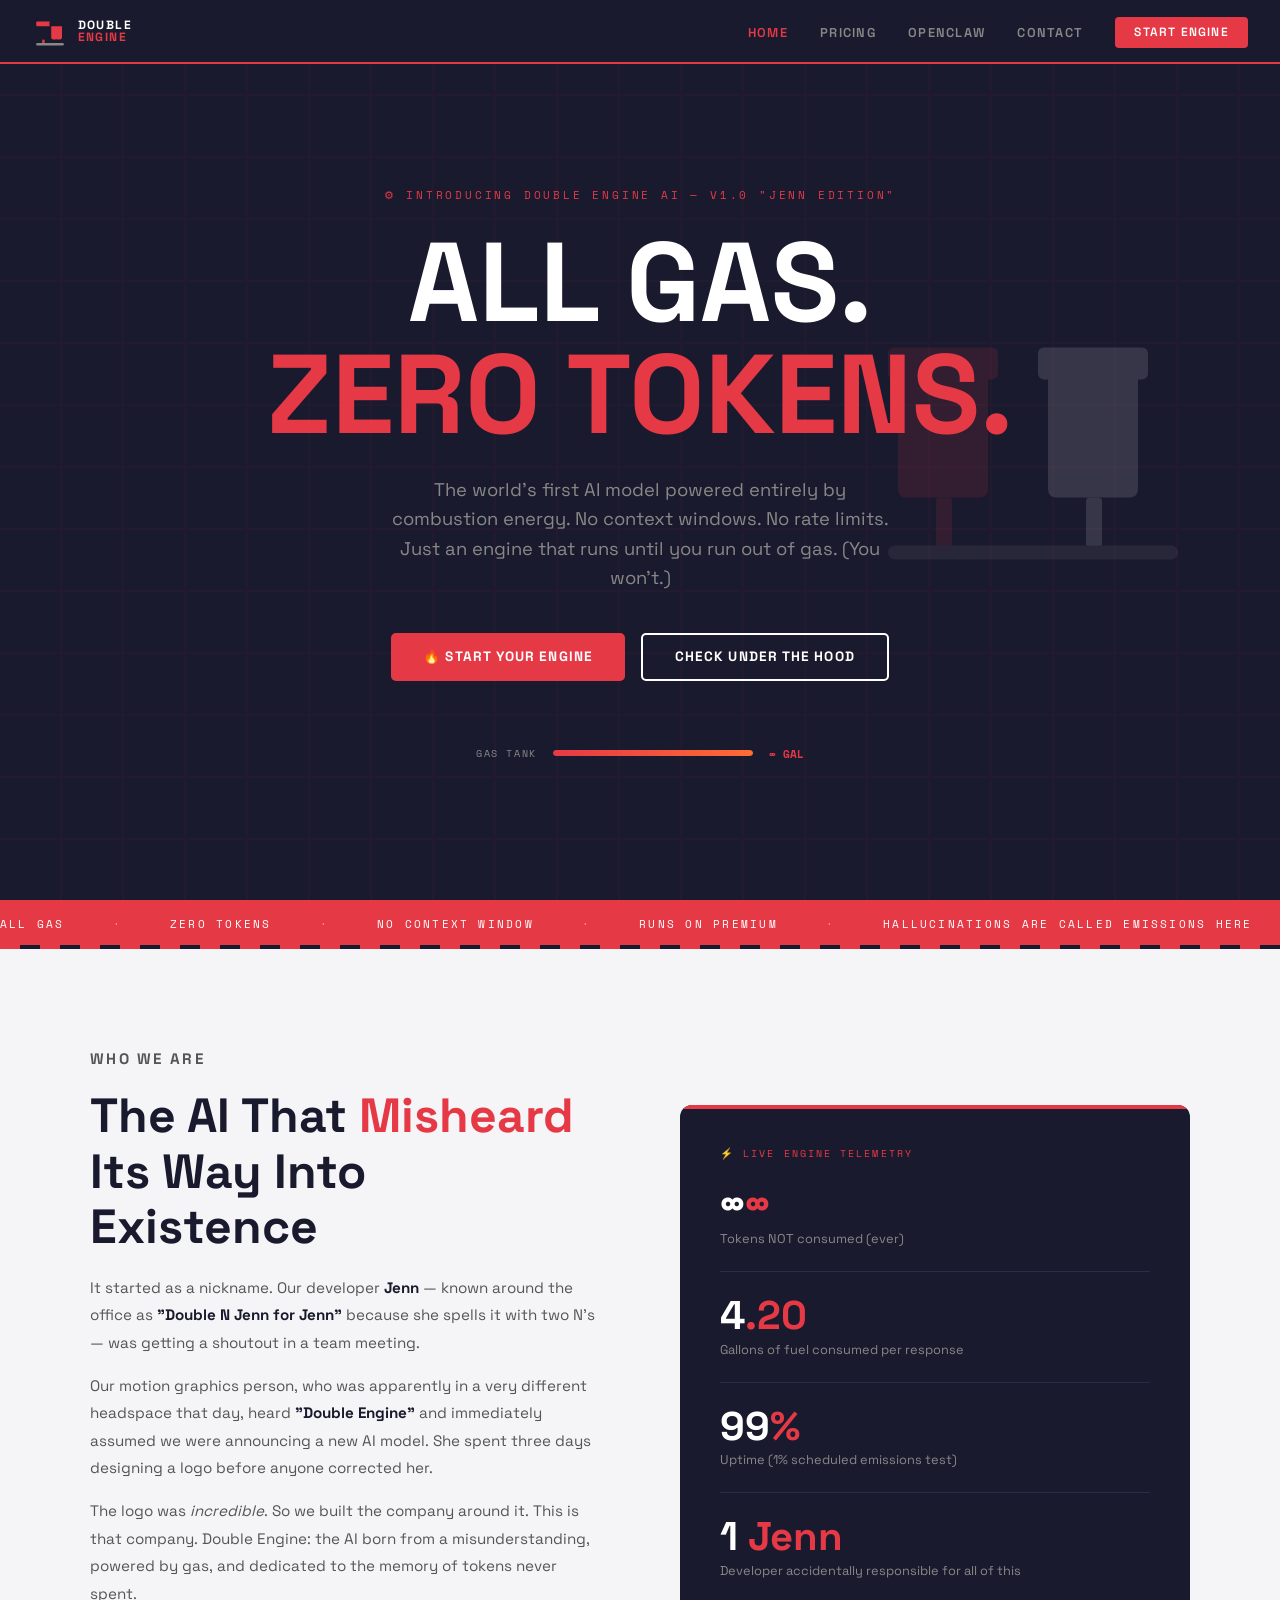
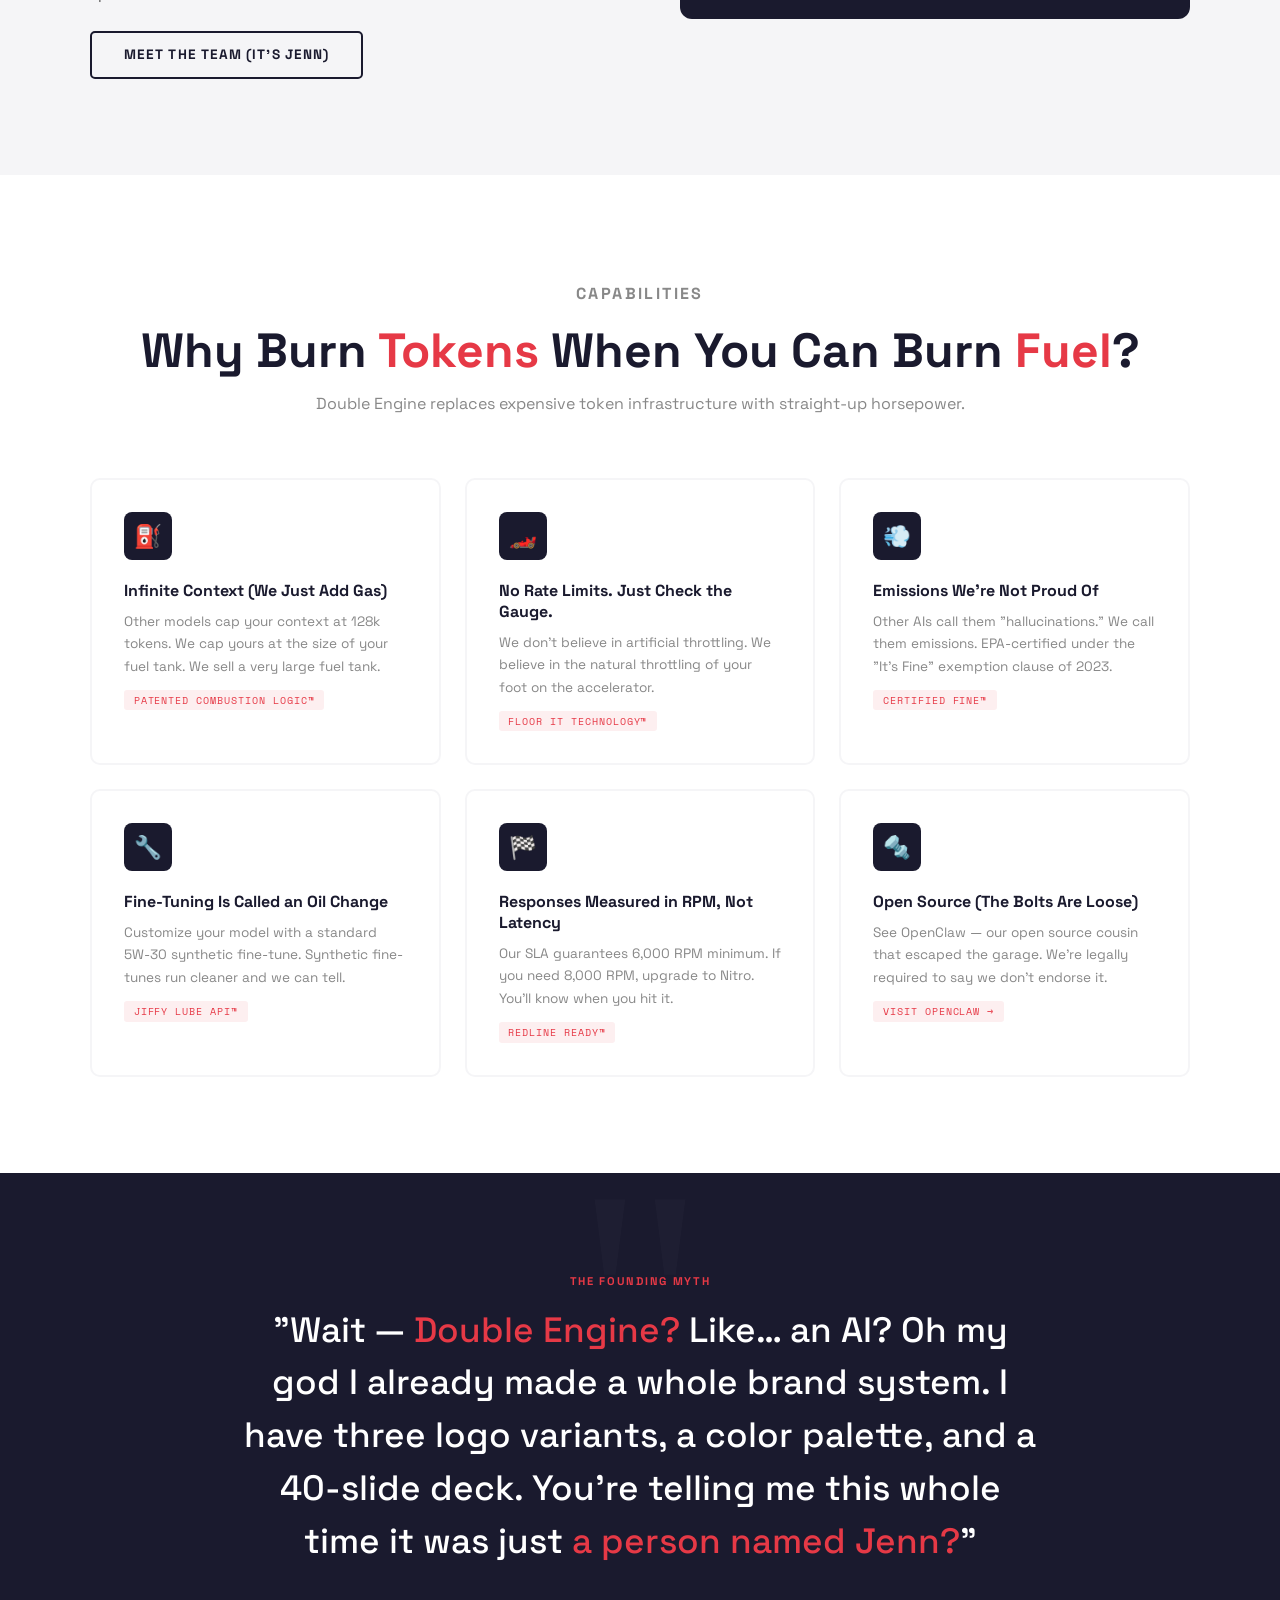
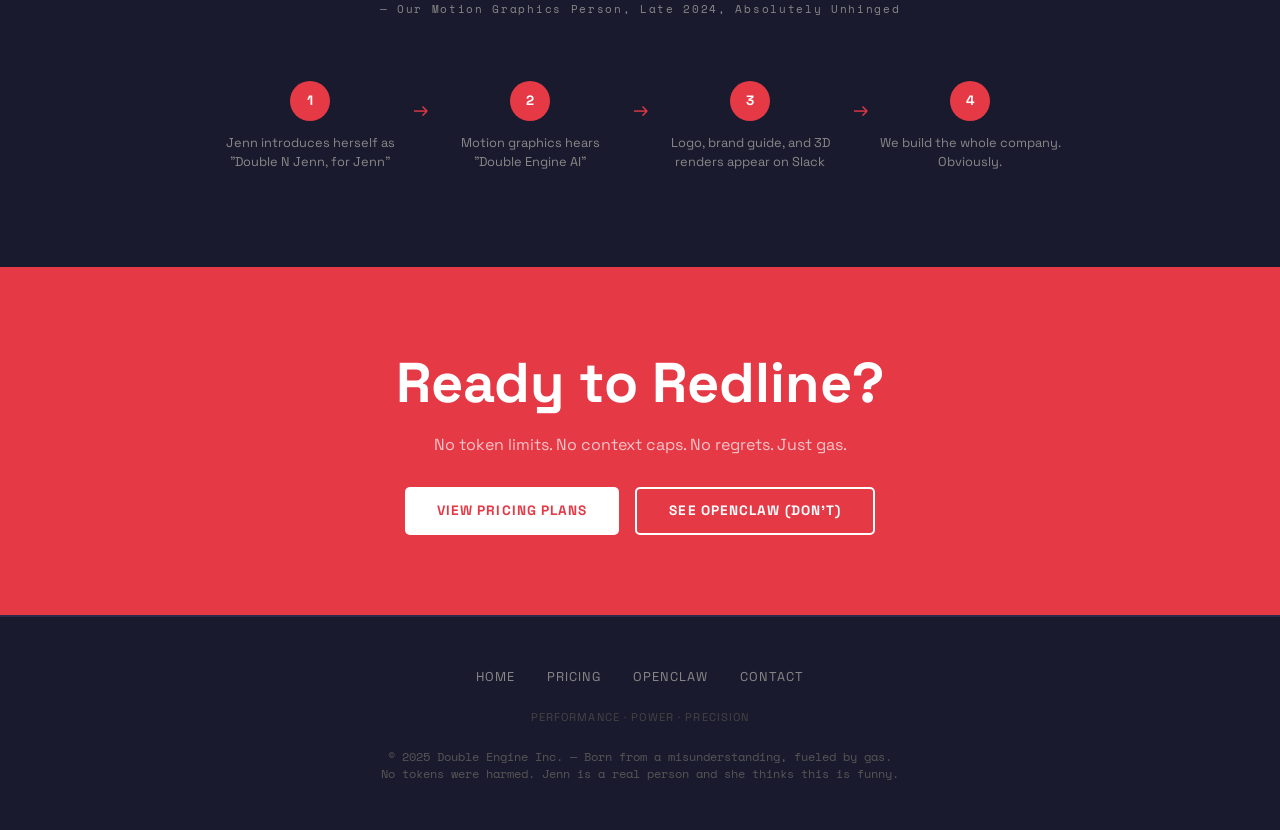
<file: index.html>
<!DOCTYPE html>
<html lang="en">
<head>
  <meta charset="UTF-8" />
  <meta name="viewport" content="width=device-width, initial-scale=1.0" />
  <title>Double Engine — All Gas. Zero Tokens.</title>
  <link rel="icon" href="favicon.svg" type="image/svg+xml" />
  <link rel="stylesheet" href="styles.css" />
  <style>
    /* ── HERO ── */
    .hero {
      min-height: 100vh;
      background: var(--navy);
      display: flex;
      flex-direction: column;
      align-items: center;
      justify-content: center;
      text-align: center;
      padding: 8rem 2rem 5rem;
      position: relative;
      overflow: hidden;
    }

    .hero-bg-pistons {
      position: absolute;
      inset: 0;
      opacity: 0.04;
      background-image:
        repeating-linear-gradient(0deg, transparent, transparent 60px, var(--red) 60px, var(--red) 62px),
        repeating-linear-gradient(90deg, transparent, transparent 60px, var(--red) 60px, var(--red) 62px);
      pointer-events: none;
    }

    .hero-eyebrow {
      font-family: 'Space Mono', monospace;
      font-size: 0.7rem;
      letter-spacing: 0.25em;
      color: var(--red);
      text-transform: uppercase;
      margin-bottom: 1.5rem;
      animation: fadeUp 0.6s ease both;
    }

    .hero h1 {
      font-size: clamp(3.5rem, 9vw, 7rem);
      font-weight: 700;
      line-height: 1.0;
      color: var(--white);
      animation: fadeUp 0.7s ease 0.1s both;
    }

    .hero h1 .line-red {
      color: var(--red);
      display: block;
    }

    .hero-sub {
      margin-top: 1.5rem;
      font-size: 1.15rem;
      color: var(--gray);
      max-width: 520px;
      line-height: 1.6;
      animation: fadeUp 0.7s ease 0.2s both;
    }

    .hero-ctas {
      display: flex;
      gap: 1rem;
      margin-top: 2.5rem;
      flex-wrap: wrap;
      justify-content: center;
      animation: fadeUp 0.7s ease 0.3s both;
    }

    .hero-gauge {
      margin-top: 4rem;
      display: flex;
      align-items: center;
      gap: 1rem;
      animation: fadeUp 0.7s ease 0.4s both;
    }

    .gauge-label {
      font-family: 'Space Mono', monospace;
      font-size: 0.65rem;
      letter-spacing: 0.15em;
      color: var(--gray);
      text-transform: uppercase;
    }

    .gauge-bar {
      width: 200px;
      height: 6px;
      background: #333;
      border-radius: 3px;
      overflow: hidden;
    }

    .gauge-fill {
      height: 100%;
      background: linear-gradient(90deg, var(--red), #ff6b35);
      border-radius: 3px;
      animation: fillGauge 2s ease 1s both;
    }

    @keyframes fillGauge {
      from { width: 0; }
      to { width: 100%; }
    }

    .gauge-val {
      font-family: 'Space Mono', monospace;
      font-size: 0.7rem;
      color: var(--red);
      font-weight: 700;
    }

    /* ── ENGINE MARK (animated pistons) ── */
    .hero-engine {
      position: absolute;
      right: 8%;
      top: 50%;
      transform: translateY(-50%);
      opacity: 0.12;
      pointer-events: none;
    }

    @keyframes piston-left {
      0%, 100% { transform: translateY(0); }
      50% { transform: translateY(-20px); }
    }

    @keyframes piston-right {
      0%, 100% { transform: translateY(-20px); }
      50% { transform: translateY(0); }
    }

    .piston-l { animation: piston-left 1.2s ease-in-out infinite; }
    .piston-r { animation: piston-right 1.2s ease-in-out infinite; }

    @keyframes fadeUp {
      from { opacity: 0; transform: translateY(20px); }
      to { opacity: 1; transform: translateY(0); }
    }

    /* ── MARQUEE ── */
    .marquee-strip {
      background: var(--red);
      padding: 0.75rem 0;
      overflow: hidden;
      white-space: nowrap;
    }

    .marquee-inner {
      display: inline-flex;
      gap: 3rem;
      animation: marquee 18s linear infinite;
    }

    .marquee-inner span {
      font-family: 'Space Mono', monospace;
      font-size: 0.7rem;
      letter-spacing: 0.2em;
      text-transform: uppercase;
      color: var(--white);
    }

    .marquee-inner .dot {
      color: rgba(255,255,255,0.5);
    }

    @keyframes marquee {
      from { transform: translateX(0); }
      to { transform: translateX(-50%); }
    }

    /* ── ABOUT SECTION ── */
    .about {
      background: var(--light);
    }

    .about-grid {
      display: grid;
      grid-template-columns: 1fr 1fr;
      gap: 5rem;
      align-items: center;
    }

    .about-text h2 {
      font-size: clamp(2rem, 4vw, 3rem);
      font-weight: 700;
      line-height: 1.15;
      margin-bottom: 1.25rem;
    }

    .about-text p {
      color: #555;
      line-height: 1.8;
      margin-bottom: 1rem;
      font-size: 0.95rem;
    }

    .about-text p strong { color: var(--navy); }

    .about-card {
      background: var(--navy);
      border-radius: 12px;
      padding: 2.5rem;
      position: relative;
      overflow: hidden;
    }

    .about-card::before {
      content: '';
      position: absolute;
      top: 0; left: 0; right: 0;
      height: 4px;
      background: var(--red);
    }

    .about-card-title {
      font-family: 'Space Mono', monospace;
      font-size: 0.65rem;
      letter-spacing: 0.2em;
      color: var(--red);
      text-transform: uppercase;
      margin-bottom: 1.5rem;
    }

    .about-stat {
      margin-bottom: 1.5rem;
      padding-bottom: 1.5rem;
      border-bottom: 1px solid #2a2a4a;
    }

    .about-stat:last-child { border-bottom: none; margin-bottom: 0; padding-bottom: 0; }

    .about-stat-num {
      font-size: 2.5rem;
      font-weight: 700;
      color: var(--white);
      line-height: 1;
    }

    .about-stat-num span { color: var(--red); }

    .about-stat-desc {
      font-size: 0.8rem;
      color: var(--gray);
      margin-top: 0.3rem;
    }

    /* ── FEATURES ── */
    .features {
      background: var(--white);
    }

    .features-header {
      text-align: center;
      margin-bottom: 4rem;
    }

    .features-header h2 {
      font-size: clamp(2rem, 4vw, 3rem);
      font-weight: 700;
    }

    .features-header p {
      color: var(--gray);
      margin-top: 0.75rem;
      font-size: 1rem;
    }

    .features-grid {
      display: grid;
      grid-template-columns: repeat(3, 1fr);
      gap: 1.5rem;
    }

    .feature-card {
      border: 2px solid var(--light);
      border-radius: 10px;
      padding: 2rem;
      transition: border-color 0.2s, transform 0.2s;
    }

    .feature-card:hover {
      border-color: var(--red);
      transform: translateY(-4px);
    }

    .feature-icon {
      width: 48px;
      height: 48px;
      background: var(--navy);
      border-radius: 8px;
      display: flex;
      align-items: center;
      justify-content: center;
      margin-bottom: 1.25rem;
      font-size: 1.4rem;
    }

    .feature-card h3 {
      font-size: 1rem;
      font-weight: 700;
      margin-bottom: 0.6rem;
    }

    .feature-card p {
      font-size: 0.85rem;
      color: var(--gray);
      line-height: 1.65;
    }

    .feature-card .badge {
      display: inline-block;
      margin-top: 0.75rem;
      font-family: 'Space Mono', monospace;
      font-size: 0.6rem;
      letter-spacing: 0.1em;
      text-transform: uppercase;
      color: var(--red);
      background: rgba(230,57,70,0.08);
      padding: 0.2rem 0.6rem;
      border-radius: 3px;
    }

    /* ── ORIGIN STORY ── */
    .origin {
      background: var(--navy);
      text-align: center;
      position: relative;
      overflow: hidden;
    }

    .origin::before {
      content: '"';
      position: absolute;
      top: -2rem;
      left: 50%;
      transform: translateX(-50%);
      font-size: 20rem;
      color: rgba(255,255,255,0.02);
      font-family: Georgia, serif;
      line-height: 1;
      pointer-events: none;
    }

    .origin-quote {
      font-size: clamp(1.3rem, 3vw, 2.2rem);
      font-weight: 500;
      color: var(--white);
      line-height: 1.5;
      max-width: 800px;
      margin: 0 auto 2rem;
    }

    .origin-quote em {
      font-style: normal;
      color: var(--red);
    }

    .origin-attr {
      font-family: 'Space Mono', monospace;
      font-size: 0.7rem;
      letter-spacing: 0.15em;
      color: var(--gray);
    }

    .origin-timeline {
      display: flex;
      justify-content: center;
      gap: 0;
      margin-top: 4rem;
    }

    .timeline-step {
      flex: 1;
      max-width: 220px;
      text-align: center;
      position: relative;
      padding: 0 1rem;
    }

    .timeline-step::after {
      content: '→';
      position: absolute;
      right: -0.5rem;
      top: 1rem;
      color: var(--red);
      font-size: 1.2rem;
    }

    .timeline-step:last-child::after { display: none; }

    .timeline-num {
      width: 40px;
      height: 40px;
      background: var(--red);
      border-radius: 50%;
      display: flex;
      align-items: center;
      justify-content: center;
      font-weight: 700;
      font-size: 0.85rem;
      color: var(--white);
      margin: 0 auto 0.75rem;
    }

    .timeline-text {
      font-size: 0.8rem;
      color: var(--gray);
      line-height: 1.5;
    }

    /* ── CTA STRIP ── */
    .cta-strip {
      background: var(--red);
      padding: 5rem 2rem;
      text-align: center;
    }

    .cta-strip h2 {
      font-size: clamp(2rem, 5vw, 3.5rem);
      font-weight: 700;
      color: var(--white);
      margin-bottom: 1rem;
    }

    .cta-strip p {
      color: rgba(255,255,255,0.7);
      margin-bottom: 2rem;
      font-size: 1rem;
    }

    @media (max-width: 768px) {
      .about-grid { grid-template-columns: 1fr; gap: 2.5rem; }
      .features-grid { grid-template-columns: 1fr; }
      .hero-engine { display: none; }
      .origin-timeline { flex-direction: column; align-items: center; gap: 1rem; }
      .timeline-step::after { display: none; }
    }
  </style>
</head>
<body>

<nav>
  <a href="index.html" class="nav-logo">
    <svg class="nav-logo-mark" viewBox="0 0 60 60" fill="none" xmlns="http://www.w3.org/2000/svg">
      <rect x="10" y="18" width="18" height="26" rx="3" fill="#1A1A2E"/>
      <rect x="7" y="14" width="24" height="8" rx="2" fill="#E63946"/>
      <rect x="17" y="44" width="4" height="8" rx="2" fill="#E63946"/>
      <rect x="32" y="18" width="18" height="26" rx="3" fill="#E63946"/>
      <rect x="29" y="14" width="24" height="8" rx="2" fill="#1A1A2E"/>
      <rect x="39" y="44" width="4" height="8" rx="2" fill="#1A1A2E"/>
      <rect x="7" y="50" width="46" height="4" rx="2" fill="#888"/>
    </svg>
    <div class="nav-logo-text">
      <span>DOUBLE</span>
      <span>ENGINE</span>
    </div>
  </a>
  <ul class="nav-links">
    <li><a href="index.html" class="active">Home</a></li>
    <li><a href="pricing.html">Pricing</a></li>
    <li><a href="openclaw.html">OpenClaw</a></li>
    <li><a href="contact.html">Contact</a></li>
    <li><a href="pricing.html" class="nav-cta">Start Engine</a></li>
  </ul>
</nav>

<!-- HERO -->
<section class="hero">
  <div class="hero-bg-pistons"></div>

  <div class="hero-engine">
    <svg width="320" height="320" viewBox="0 0 320 320" fill="none">
      <g class="piston-l">
        <rect x="40" y="80" width="90" height="130" rx="8" fill="#E63946"/>
        <rect x="30" y="60" width="110" height="32" rx="6" fill="#E63946"/>
        <rect x="78" y="210" width="16" height="50" rx="4" fill="#E63946"/>
      </g>
      <g class="piston-r">
        <rect x="190" y="80" width="90" height="130" rx="8" fill="#ffffff"/>
        <rect x="180" y="60" width="110" height="32" rx="6" fill="#ffffff"/>
        <rect x="228" y="210" width="16" height="50" rx="4" fill="#ffffff"/>
      </g>
      <rect x="30" y="258" width="290" height="14" rx="7" fill="#888"/>
    </svg>
  </div>

  <p class="hero-eyebrow">⚙ Introducing Double Engine AI — v1.0 "Jenn Edition"</p>

  <h1>
    ALL GAS.
    <span class="line-red">ZERO TOKENS.</span>
  </h1>

  <p class="hero-sub">
    The world's first AI model powered entirely by combustion energy.
    No context windows. No rate limits. Just an engine that runs until
    you run out of gas. (You won't.)
  </p>

  <div class="hero-ctas">
    <a href="pricing.html" class="btn btn-primary">🔥 Start Your Engine</a>
    <a href="#features" class="btn btn-secondary">Check Under the Hood</a>
  </div>

  <div class="hero-gauge">
    <span class="gauge-label">Gas Tank</span>
    <div class="gauge-bar">
      <div class="gauge-fill" style="width:100%"></div>
    </div>
    <span class="gauge-val">∞ GAL</span>
  </div>
</section>

<!-- MARQUEE -->
<div class="marquee-strip">
  <div class="marquee-inner">
    <span>ALL GAS</span><span class="dot">·</span>
    <span>ZERO TOKENS</span><span class="dot">·</span>
    <span>NO CONTEXT WINDOW</span><span class="dot">·</span>
    <span>RUNS ON PREMIUM</span><span class="dot">·</span>
    <span>HALLUCINATIONS ARE CALLED EMISSIONS HERE</span><span class="dot">·</span>
    <span>TRAINED ON DIESEL FUMES</span><span class="dot">·</span>
    <span>PERFORMANCE · POWER · PRECISION</span><span class="dot">·</span>
    <span>ALL GAS</span><span class="dot">·</span>
    <span>ZERO TOKENS</span><span class="dot">·</span>
    <span>NO CONTEXT WINDOW</span><span class="dot">·</span>
    <span>RUNS ON PREMIUM</span><span class="dot">·</span>
    <span>HALLUCINATIONS ARE CALLED EMISSIONS HERE</span><span class="dot">·</span>
    <span>TRAINED ON DIESEL FUMES</span><span class="dot">·</span>
    <span>PERFORMANCE · POWER · PRECISION</span><span class="dot">·</span>
  </div>
</div>

<div class="stripe-bar"></div>

<!-- ABOUT -->
<section class="about">
  <div class="container about-grid">
    <div class="about-text">
      <p class="label">Who We Are</p>
      <h2>The AI That <span class="text-red">Misheard</span> Its Way Into Existence</h2>
      <p>
        It started as a nickname. Our developer <strong>Jenn</strong> — known around the office
        as <strong>"Double N Jenn for Jenn"</strong> because she spells it with two N's —
        was getting a shoutout in a team meeting.
      </p>
      <p>
        Our motion graphics person, who was apparently in a very different headspace that day,
        heard <strong>"Double Engine"</strong> and immediately assumed we were announcing
        a new AI model. She spent three days designing a logo before anyone corrected her.
      </p>
      <p>
        The logo was <em>incredible</em>. So we built the company around it. This is that company.
        Double Engine: the AI born from a misunderstanding, powered by gas, and dedicated to
        the memory of tokens never spent.
      </p>
      <div style="margin-top:1.5rem">
        <a href="contact.html" class="btn btn-outline">Meet the Team (It's Jenn)</a>
      </div>
    </div>

    <div class="about-card">
      <p class="about-card-title">⚡ Live Engine Telemetry</p>
      <div class="about-stat">
        <div class="about-stat-num">∞<span>∞</span></div>
        <div class="about-stat-desc">Tokens NOT consumed (ever)</div>
      </div>
      <div class="about-stat">
        <div class="about-stat-num">4<span>.20</span></div>
        <div class="about-stat-desc">Gallons of fuel consumed per response</div>
      </div>
      <div class="about-stat">
        <div class="about-stat-num">99<span>%</span></div>
        <div class="about-stat-desc">Uptime (1% scheduled emissions test)</div>
      </div>
      <div class="about-stat">
        <div class="about-stat-num">1<span> Jenn</span></div>
        <div class="about-stat-desc">Developer accidentally responsible for all of this</div>
      </div>
    </div>
  </div>
</section>

<!-- FEATURES -->
<section class="features" id="features">
  <div class="container">
    <div class="features-header">
      <p class="label">Capabilities</p>
      <h2>Why Burn <span class="text-red">Tokens</span> When You Can Burn <span class="text-red">Fuel</span>?</h2>
      <p>Double Engine replaces expensive token infrastructure with straight-up horsepower.</p>
    </div>

    <div class="features-grid">
      <div class="feature-card">
        <div class="feature-icon">⛽</div>
        <h3>Infinite Context (We Just Add Gas)</h3>
        <p>Other models cap your context at 128k tokens. We cap yours at the size of your fuel tank. We sell a very large fuel tank.</p>
        <span class="badge">Patented Combustion Logic™</span>
      </div>
      <div class="feature-card">
        <div class="feature-icon">🏎️</div>
        <h3>No Rate Limits. Just Check the Gauge.</h3>
        <p>We don't believe in artificial throttling. We believe in the natural throttling of your foot on the accelerator.</p>
        <span class="badge">Floor It Technology™</span>
      </div>
      <div class="feature-card">
        <div class="feature-icon">💨</div>
        <h3>Emissions We're Not Proud Of</h3>
        <p>Other AIs call them "hallucinations." We call them emissions. EPA-certified under the "It's Fine" exemption clause of 2023.</p>
        <span class="badge">Certified Fine™</span>
      </div>
      <div class="feature-card">
        <div class="feature-icon">🔧</div>
        <h3>Fine-Tuning Is Called an Oil Change</h3>
        <p>Customize your model with a standard 5W-30 synthetic fine-tune. Synthetic fine-tunes run cleaner and we can tell.</p>
        <span class="badge">Jiffy Lube API™</span>
      </div>
      <div class="feature-card">
        <div class="feature-icon">🏁</div>
        <h3>Responses Measured in RPM, Not Latency</h3>
        <p>Our SLA guarantees 6,000 RPM minimum. If you need 8,000 RPM, upgrade to Nitro. You'll know when you hit it.</p>
        <span class="badge">Redline Ready™</span>
      </div>
      <div class="feature-card">
        <div class="feature-icon">🔩</div>
        <h3>Open Source (The Bolts Are Loose)</h3>
        <p>See OpenClaw — our open source cousin that escaped the garage. We're legally required to say we don't endorse it.</p>
        <span class="badge"><a href="openclaw.html" style="color:inherit;text-decoration:none">Visit OpenClaw →</a></span>
      </div>
    </div>
  </div>
</section>

<!-- ORIGIN STORY QUOTE -->
<section class="origin">
  <div class="container">
    <p class="label" style="text-align:center">The Founding Myth</p>
    <p class="origin-quote">
      "Wait — <em>Double Engine?</em> Like… an AI? Oh my god I already made a whole
      brand system. I have three logo variants, a color palette, and a 40-slide deck.
      You're telling me this whole time it was just <em>a person named Jenn?</em>"
    </p>
    <p class="origin-attr">— Our Motion Graphics Person, Late 2024, Absolutely Unhinged</p>

    <div class="origin-timeline">
      <div class="timeline-step">
        <div class="timeline-num">1</div>
        <p class="timeline-text">Jenn introduces herself as "Double N Jenn, for Jenn"</p>
      </div>
      <div class="timeline-step">
        <div class="timeline-num">2</div>
        <p class="timeline-text">Motion graphics hears "Double Engine AI"</p>
      </div>
      <div class="timeline-step">
        <div class="timeline-num">3</div>
        <p class="timeline-text">Logo, brand guide, and 3D renders appear on Slack</p>
      </div>
      <div class="timeline-step">
        <div class="timeline-num">4</div>
        <p class="timeline-text">We build the whole company. Obviously.</p>
      </div>
    </div>
  </div>
</section>

<!-- CTA -->
<section class="cta-strip">
  <div class="container">
    <h2>Ready to Redline?</h2>
    <p>No token limits. No context caps. No regrets. Just gas.</p>
    <div style="display:flex;gap:1rem;justify-content:center;flex-wrap:wrap">
      <a href="pricing.html" class="btn" style="background:var(--white);color:var(--red)">View Pricing Plans</a>
      <a href="openclaw.html" class="btn btn-secondary">See OpenClaw (Don't)</a>
    </div>
  </div>
</section>

<footer>
  <div class="footer-inner">
    <ul class="footer-links">
      <li><a href="index.html">Home</a></li>
      <li><a href="pricing.html">Pricing</a></li>
      <li><a href="openclaw.html">OpenClaw</a></li>
      <li><a href="contact.html">Contact</a></li>
    </ul>
    <p class="footer-tagline">Performance · Power · Precision</p>
    <p class="footer-copy">© 2025 Double Engine Inc. — Born from a misunderstanding, fueled by gas.<br>
    No tokens were harmed. Jenn is a real person and she thinks this is funny.</p>
  </div>
</footer>

</body>
</html>
</file>
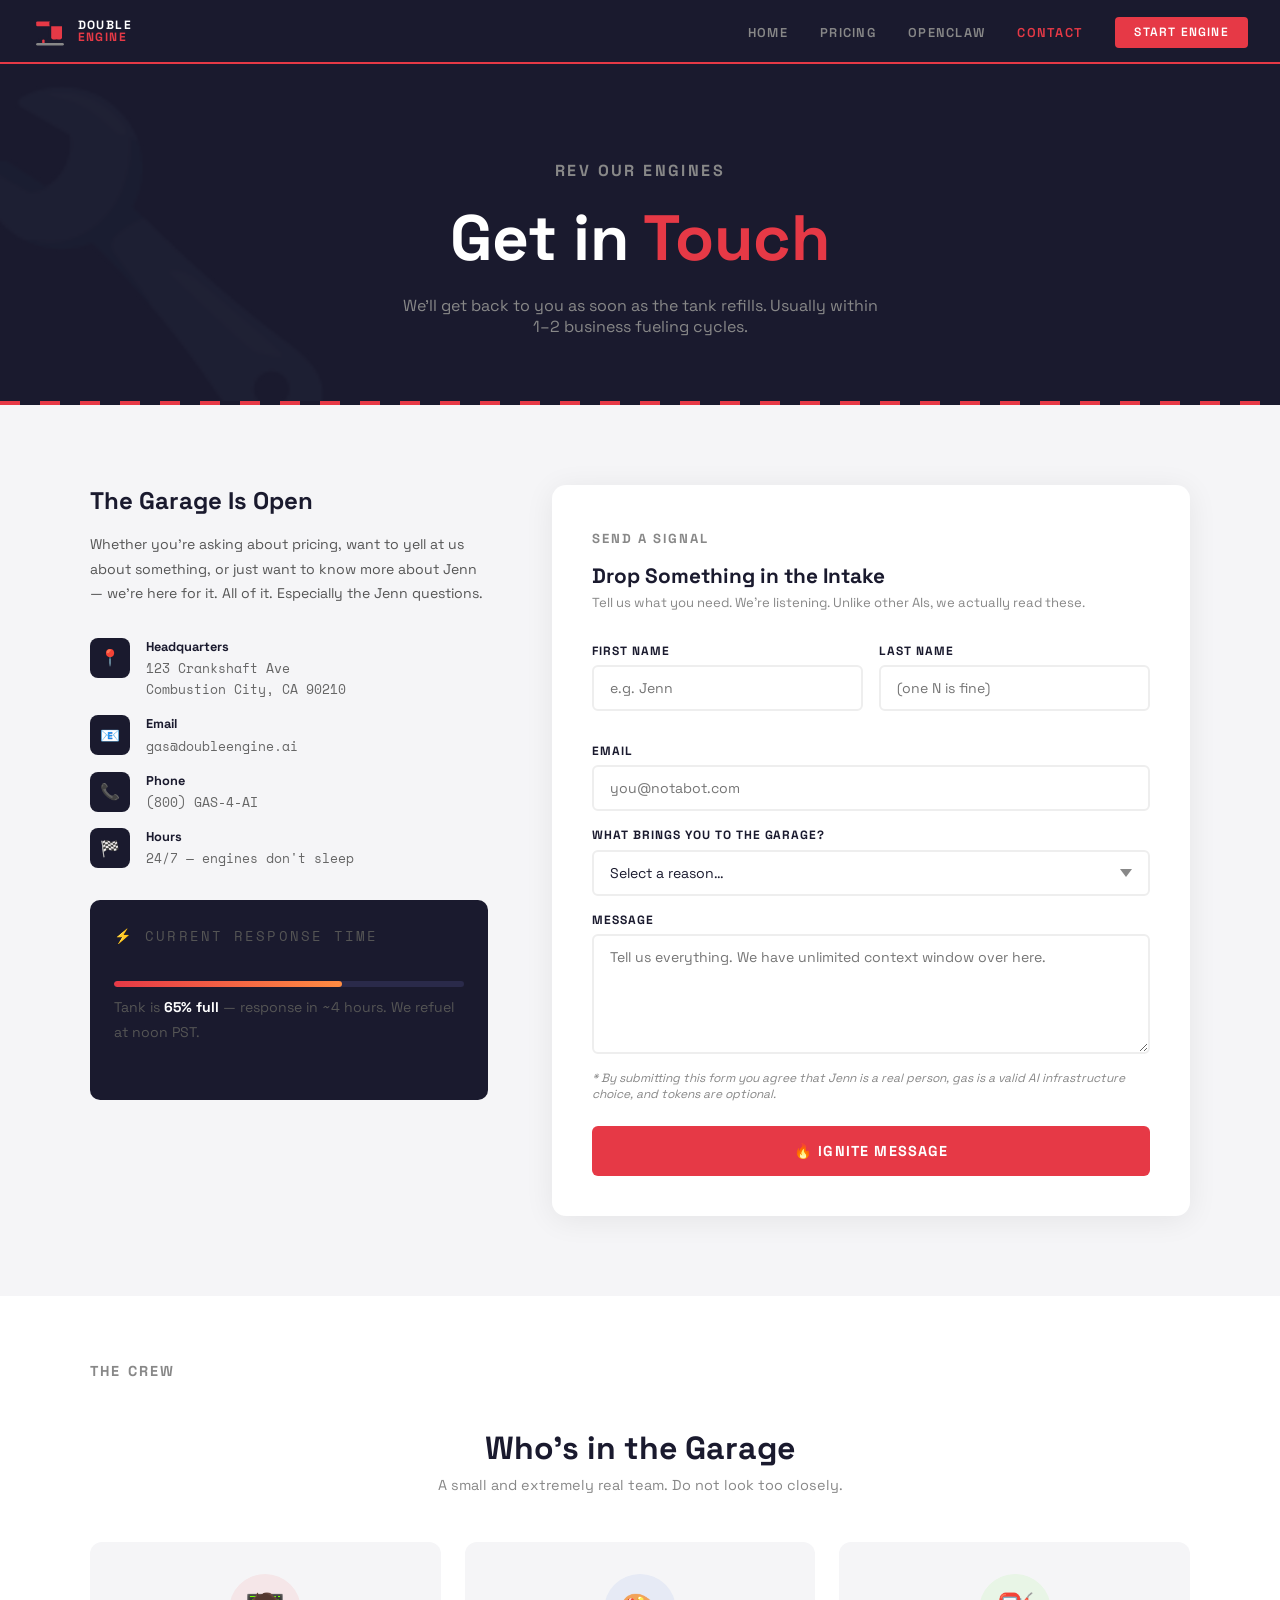
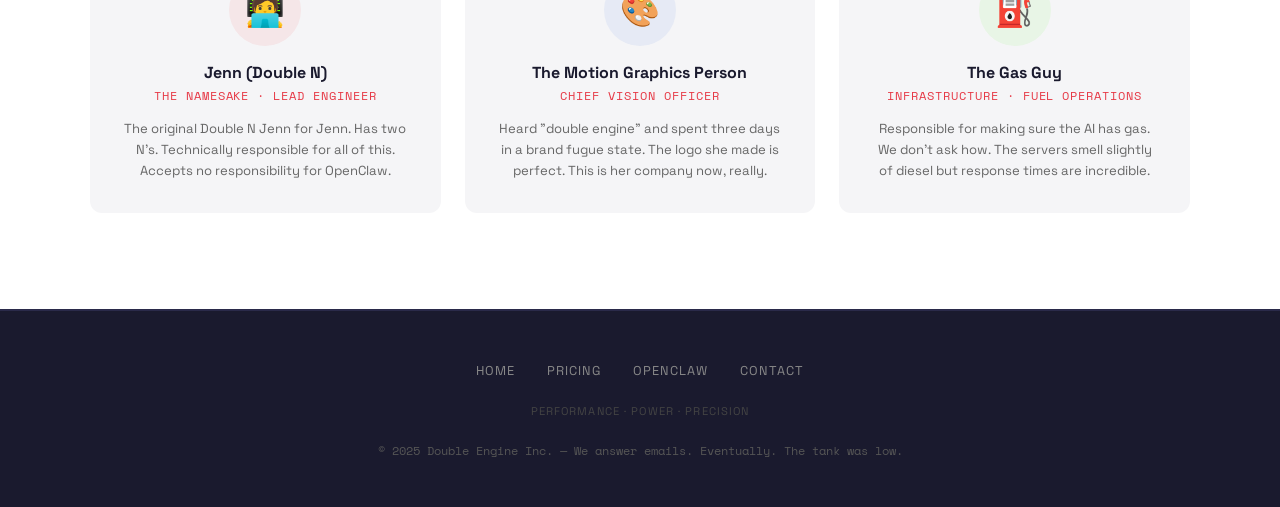
<file: contact.html>
<!DOCTYPE html>
<html lang="en">
<head>
  <meta charset="UTF-8" />
  <meta name="viewport" content="width=device-width, initial-scale=1.0" />
  <title>Contact — Double Engine</title>
  <link rel="icon" href="favicon.svg" type="image/svg+xml" />
  <link rel="stylesheet" href="styles.css" />
  <style>
    body { background: var(--light); }

    .contact-hero {
      padding: 9rem 2rem 4rem;
      background: var(--navy);
      text-align: center;
      position: relative;
      overflow: hidden;
    }

    .contact-hero::before {
      content: '🔧';
      position: absolute;
      font-size: 20rem;
      opacity: 0.03;
      bottom: -4rem;
      left: -3rem;
      pointer-events: none;
    }

    .contact-hero h1 {
      font-size: clamp(2.5rem, 6vw, 4rem);
      font-weight: 700;
      color: var(--white);
    }

    .contact-hero h1 span { color: var(--red); }

    .contact-hero p {
      color: var(--gray);
      margin-top: 1rem;
      font-size: 1rem;
      max-width: 480px;
      margin-left: auto;
      margin-right: auto;
    }

    /* ── MAIN LAYOUT ── */
    .contact-section {
      padding: 5rem 2rem;
    }

    .contact-grid {
      display: grid;
      grid-template-columns: 1fr 1.6fr;
      gap: 4rem;
      align-items: start;
    }

    /* ── SIDEBAR ── */
    .contact-sidebar h2 {
      font-size: 1.5rem;
      font-weight: 700;
      margin-bottom: 1rem;
    }

    .contact-sidebar p {
      font-size: 0.88rem;
      color: #555;
      line-height: 1.75;
      margin-bottom: 2rem;
    }

    .contact-info-list {
      list-style: none;
      display: flex;
      flex-direction: column;
      gap: 1rem;
    }

    .contact-info-item {
      display: flex;
      gap: 1rem;
      align-items: flex-start;
    }

    .contact-info-icon {
      width: 40px;
      height: 40px;
      background: var(--navy);
      border-radius: 8px;
      display: flex;
      align-items: center;
      justify-content: center;
      font-size: 1rem;
      flex-shrink: 0;
    }

    .contact-info-text strong {
      display: block;
      font-size: 0.8rem;
      font-weight: 700;
      color: var(--navy);
      margin-bottom: 0.15rem;
    }

    .contact-info-text span {
      font-size: 0.82rem;
      color: #666;
      font-family: 'Space Mono', monospace;
    }

    .response-bar {
      margin-top: 2rem;
      background: var(--navy);
      border-radius: 10px;
      padding: 1.5rem;
    }

    .response-bar-label {
      font-family: 'Space Mono', monospace;
      font-size: 0.6rem;
      letter-spacing: 0.15em;
      color: var(--red);
      text-transform: uppercase;
      margin-bottom: 0.75rem;
    }

    .response-bar-meter {
      height: 6px;
      background: #2a2a4a;
      border-radius: 3px;
      overflow: hidden;
      margin-bottom: 0.5rem;
    }

    .response-bar-fill {
      height: 100%;
      width: 65%;
      background: linear-gradient(90deg, var(--red), #ff8c42);
      border-radius: 3px;
    }

    .response-bar-text {
      font-size: 0.75rem;
      color: var(--gray);
    }

    .response-bar-text strong { color: var(--white); }

    /* ── FORM ── */
    .contact-form-wrap {
      background: var(--white);
      border-radius: 14px;
      padding: 2.5rem;
      box-shadow: 0 4px 30px rgba(0,0,0,0.07);
    }

    .form-header {
      margin-bottom: 2rem;
    }

    .form-header h3 {
      font-size: 1.3rem;
      font-weight: 700;
    }

    .form-header p {
      font-size: 0.82rem;
      color: var(--gray);
      margin-top: 0.3rem;
    }

    .form-row {
      display: grid;
      grid-template-columns: 1fr 1fr;
      gap: 1rem;
      margin-bottom: 1rem;
    }

    .form-group {
      display: flex;
      flex-direction: column;
      gap: 0.4rem;
      margin-bottom: 1rem;
    }

    .form-group label {
      font-size: 0.75rem;
      font-weight: 700;
      letter-spacing: 0.08em;
      text-transform: uppercase;
      color: var(--navy);
    }

    .form-group input,
    .form-group select,
    .form-group textarea {
      padding: 0.75rem 1rem;
      border: 2px solid #eee;
      border-radius: 6px;
      font-family: 'Space Grotesk', sans-serif;
      font-size: 0.88rem;
      color: var(--navy);
      background: var(--white);
      transition: border-color 0.2s;
      outline: none;
    }

    .form-group input:focus,
    .form-group select:focus,
    .form-group textarea:focus {
      border-color: var(--red);
    }

    .form-group textarea {
      min-height: 120px;
      resize: vertical;
    }

    .form-group select {
      appearance: none;
      background-image: url("data:image/svg+xml,%3Csvg xmlns='http://www.w3.org/2000/svg' width='12' height='8' viewBox='0 0 12 8'%3E%3Cpath fill='%23888' d='M6 8L0 0h12z'/%3E%3C/svg%3E");
      background-repeat: no-repeat;
      background-position: right 1rem center;
      padding-right: 2.5rem;
    }

    .form-note {
      font-size: 0.75rem;
      color: var(--gray);
      font-style: italic;
      margin-bottom: 1.5rem;
    }

    .form-submit {
      width: 100%;
      padding: 1rem;
      background: var(--red);
      color: var(--white);
      border: none;
      border-radius: 6px;
      font-family: 'Space Grotesk', sans-serif;
      font-size: 0.9rem;
      font-weight: 700;
      letter-spacing: 0.08em;
      text-transform: uppercase;
      cursor: pointer;
      transition: background 0.2s, transform 0.1s;
    }

    .form-submit:hover {
      background: var(--dark-red);
      transform: translateY(-1px);
    }

    .form-submit:active {
      transform: translateY(0);
    }

    /* ── SUCCESS STATE ── */
    .form-success {
      display: none;
      text-align: center;
      padding: 3rem 1rem;
    }

    .form-success.visible { display: block; }

    .success-icon {
      font-size: 3rem;
      margin-bottom: 1rem;
    }

    .form-success h3 {
      font-size: 1.4rem;
      font-weight: 700;
      margin-bottom: 0.5rem;
    }

    .form-success p {
      color: var(--gray);
      font-size: 0.88rem;
    }

    /* ── TEAM ── */
    .team-section {
      padding: 4rem 2rem 6rem;
      background: var(--white);
    }

    .team-section h2 {
      text-align: center;
      font-size: 2rem;
      font-weight: 700;
      margin-bottom: 0.5rem;
    }

    .team-section > .container > p {
      text-align: center;
      color: var(--gray);
      font-size: 0.9rem;
      margin-bottom: 3rem;
    }

    .team-grid {
      display: grid;
      grid-template-columns: repeat(3, 1fr);
      gap: 1.5rem;
    }

    .team-card {
      background: var(--light);
      border-radius: 12px;
      padding: 2rem;
      text-align: center;
      transition: transform 0.2s;
    }

    .team-card:hover { transform: translateY(-4px); }

    .team-avatar {
      width: 72px;
      height: 72px;
      border-radius: 50%;
      margin: 0 auto 1rem;
      display: flex;
      align-items: center;
      justify-content: center;
      font-size: 2rem;
    }

    .team-card h4 {
      font-size: 1rem;
      font-weight: 700;
      margin-bottom: 0.2rem;
    }

    .team-card .title {
      font-size: 0.75rem;
      color: var(--red);
      font-family: 'Space Mono', monospace;
      letter-spacing: 0.08em;
      text-transform: uppercase;
      margin-bottom: 0.75rem;
    }

    .team-card p {
      font-size: 0.82rem;
      color: #666;
      line-height: 1.6;
    }

    @media (max-width: 768px) {
      .contact-grid { grid-template-columns: 1fr; }
      .form-row { grid-template-columns: 1fr; }
      .team-grid { grid-template-columns: 1fr; }
    }
  </style>
</head>
<body>

<nav>
  <a href="index.html" class="nav-logo">
    <svg class="nav-logo-mark" viewBox="0 0 60 60" fill="none">
      <rect x="10" y="18" width="18" height="26" rx="3" fill="#1A1A2E"/>
      <rect x="7" y="14" width="24" height="8" rx="2" fill="#E63946"/>
      <rect x="17" y="44" width="4" height="8" rx="2" fill="#E63946"/>
      <rect x="32" y="18" width="18" height="26" rx="3" fill="#E63946"/>
      <rect x="29" y="14" width="24" height="8" rx="2" fill="#1A1A2E"/>
      <rect x="39" y="44" width="4" height="8" rx="2" fill="#1A1A2E"/>
      <rect x="7" y="50" width="46" height="4" rx="2" fill="#888"/>
    </svg>
    <div class="nav-logo-text"><span>DOUBLE</span><span>ENGINE</span></div>
  </a>
  <ul class="nav-links">
    <li><a href="index.html">Home</a></li>
    <li><a href="pricing.html">Pricing</a></li>
    <li><a href="openclaw.html">OpenClaw</a></li>
    <li><a href="contact.html" class="active">Contact</a></li>
    <li><a href="pricing.html" class="nav-cta">Start Engine</a></li>
  </ul>
</nav>

<!-- HERO -->
<div class="contact-hero">
  <p class="label">Rev Our Engines</p>
  <h1>Get in <span>Touch</span></h1>
  <p>We'll get back to you as soon as the tank refills. Usually within 1–2 business fueling cycles.</p>
</div>

<div class="stripe-bar"></div>

<!-- CONTACT MAIN -->
<section class="contact-section">
  <div class="container contact-grid">

    <!-- SIDEBAR -->
    <div class="contact-sidebar">
      <h2>The Garage Is Open</h2>
      <p>
        Whether you're asking about pricing, want to yell at us about something,
        or just want to know more about Jenn — we're here for it. All of it.
        Especially the Jenn questions.
      </p>

      <ul class="contact-info-list">
        <li class="contact-info-item">
          <div class="contact-info-icon">📍</div>
          <div class="contact-info-text">
            <strong>Headquarters</strong>
            <span>123 Crankshaft Ave<br>Combustion City, CA 90210</span>
          </div>
        </li>
        <li class="contact-info-item">
          <div class="contact-info-icon">📧</div>
          <div class="contact-info-text">
            <strong>Email</strong>
            <span>gas@doubleengine.ai</span>
          </div>
        </li>
        <li class="contact-info-item">
          <div class="contact-info-icon">📞</div>
          <div class="contact-info-text">
            <strong>Phone</strong>
            <span>(800) GAS-4-AI</span>
          </div>
        </li>
        <li class="contact-info-item">
          <div class="contact-info-icon">🏁</div>
          <div class="contact-info-text">
            <strong>Hours</strong>
            <span>24/7 — engines don't sleep</span>
          </div>
        </li>
      </ul>

      <div class="response-bar">
        <p class="response-bar-label">⚡ Current Response Time</p>
        <div class="response-bar-meter">
          <div class="response-bar-fill"></div>
        </div>
        <p class="response-bar-text">Tank is <strong>65% full</strong> — response in ~4 hours. We refuel at noon PST.</p>
      </div>
    </div>

    <!-- FORM -->
    <div class="contact-form-wrap">
      <div id="form-body">
        <div class="form-header">
          <p class="label">Send a Signal</p>
          <h3>Drop Something in the Intake</h3>
          <p>Tell us what you need. We're listening. Unlike other AIs, we actually read these.</p>
        </div>

        <form id="contact-form" onsubmit="submitForm(event)">
          <div class="form-row">
            <div class="form-group">
              <label>First Name</label>
              <input type="text" placeholder="e.g. Jenn" required />
            </div>
            <div class="form-group">
              <label>Last Name</label>
              <input type="text" placeholder="(one N is fine)" required />
            </div>
          </div>

          <div class="form-group">
            <label>Email</label>
            <input type="email" placeholder="you@notabot.com" required />
          </div>

          <div class="form-group">
            <label>What brings you to the garage?</label>
            <select required>
              <option value="" disabled selected>Select a reason…</option>
              <option>I want to buy a plan (Nitro please)</option>
              <option>I have questions about the "gas" model</option>
              <option>I want to talk to Jenn specifically</option>
              <option>I work in emissions regulation (uh oh)</option>
              <option>I'm a VC and I believe this is real</option>
              <option>OpenClaw destroyed my laptop</option>
              <option>I also misheard something and built a company</option>
              <option>Enterprise / Leaded tier inquiry</option>
              <option>Other (it's weird)</option>
            </select>
          </div>

          <div class="form-group">
            <label>Message</label>
            <textarea placeholder="Tell us everything. We have unlimited context window over here."></textarea>
          </div>

          <p class="form-note">
            * By submitting this form you agree that Jenn is a real person, gas is a valid
            AI infrastructure choice, and tokens are optional.
          </p>

          <button type="submit" class="form-submit">🔥 Ignite Message</button>
        </form>
      </div>

      <div class="form-success" id="form-success">
        <div class="success-icon">🏁</div>
        <h3>Message Received at the Garage</h3>
        <p>
          We got it. Your message has been injected directly into the intake manifold.
          Expect a reply within 1–2 business fuel cycles. If this is urgent, please
          yell louder — we can usually hear it over the engine.
        </p>
      </div>
    </div>
  </div>
</section>

<!-- TEAM -->
<section class="team-section">
  <div class="container">
    <p class="label" style="text-align:center">The Crew</p>
    <h2>Who's in the Garage</h2>
    <p>A small and extremely real team. Do not look too closely.</p>

    <div class="team-grid">
      <div class="team-card">
        <div class="team-avatar" style="background:#f5e6e8">🧑‍💻</div>
        <h4>Jenn (Double N)</h4>
        <p class="title">The Namesake · Lead Engineer</p>
        <p>The original Double N Jenn for Jenn. Has two N's. Technically responsible for all of this. Accepts no responsibility for OpenClaw.</p>
      </div>
      <div class="team-card">
        <div class="team-avatar" style="background:#e6eaf5">🎨</div>
        <h4>The Motion Graphics Person</h4>
        <p class="title">Chief Vision Officer</p>
        <p>Heard "double engine" and spent three days in a brand fugue state. The logo she made is perfect. This is her company now, really.</p>
      </div>
      <div class="team-card">
        <div class="team-avatar" style="background:#e8f5e6">⛽</div>
        <h4>The Gas Guy</h4>
        <p class="title">Infrastructure · Fuel Operations</p>
        <p>Responsible for making sure the AI has gas. We don't ask how. The servers smell slightly of diesel but response times are incredible.</p>
      </div>
    </div>
  </div>
</section>

<footer>
  <div class="footer-inner">
    <ul class="footer-links">
      <li><a href="index.html">Home</a></li>
      <li><a href="pricing.html">Pricing</a></li>
      <li><a href="openclaw.html">OpenClaw</a></li>
      <li><a href="contact.html">Contact</a></li>
    </ul>
    <p class="footer-tagline">Performance · Power · Precision</p>
    <p class="footer-copy">© 2025 Double Engine Inc. — We answer emails. Eventually. The tank was low.</p>
  </div>
</footer>

<script>
function submitForm(e) {
  e.preventDefault();
  document.getElementById('form-body').style.display = 'none';
  document.getElementById('form-success').classList.add('visible');
}
</script>

</body>
</html>
</file>
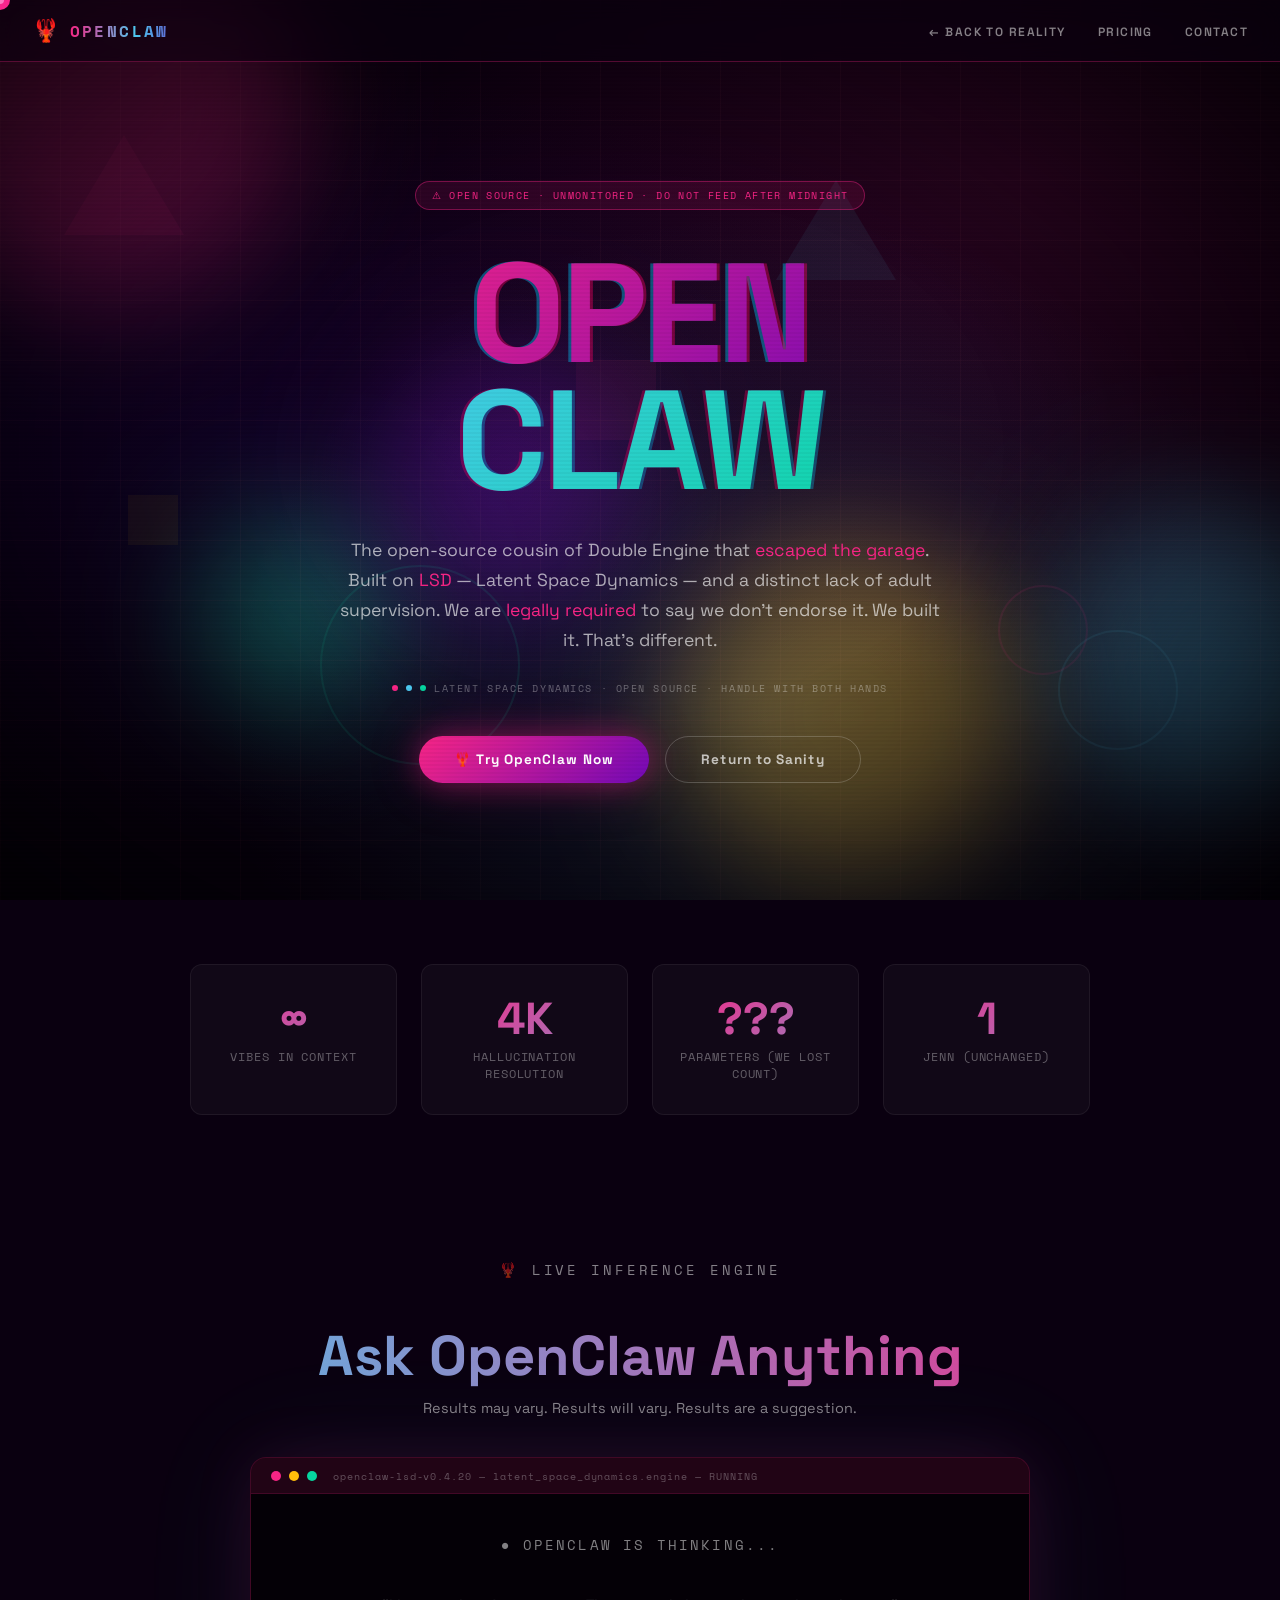
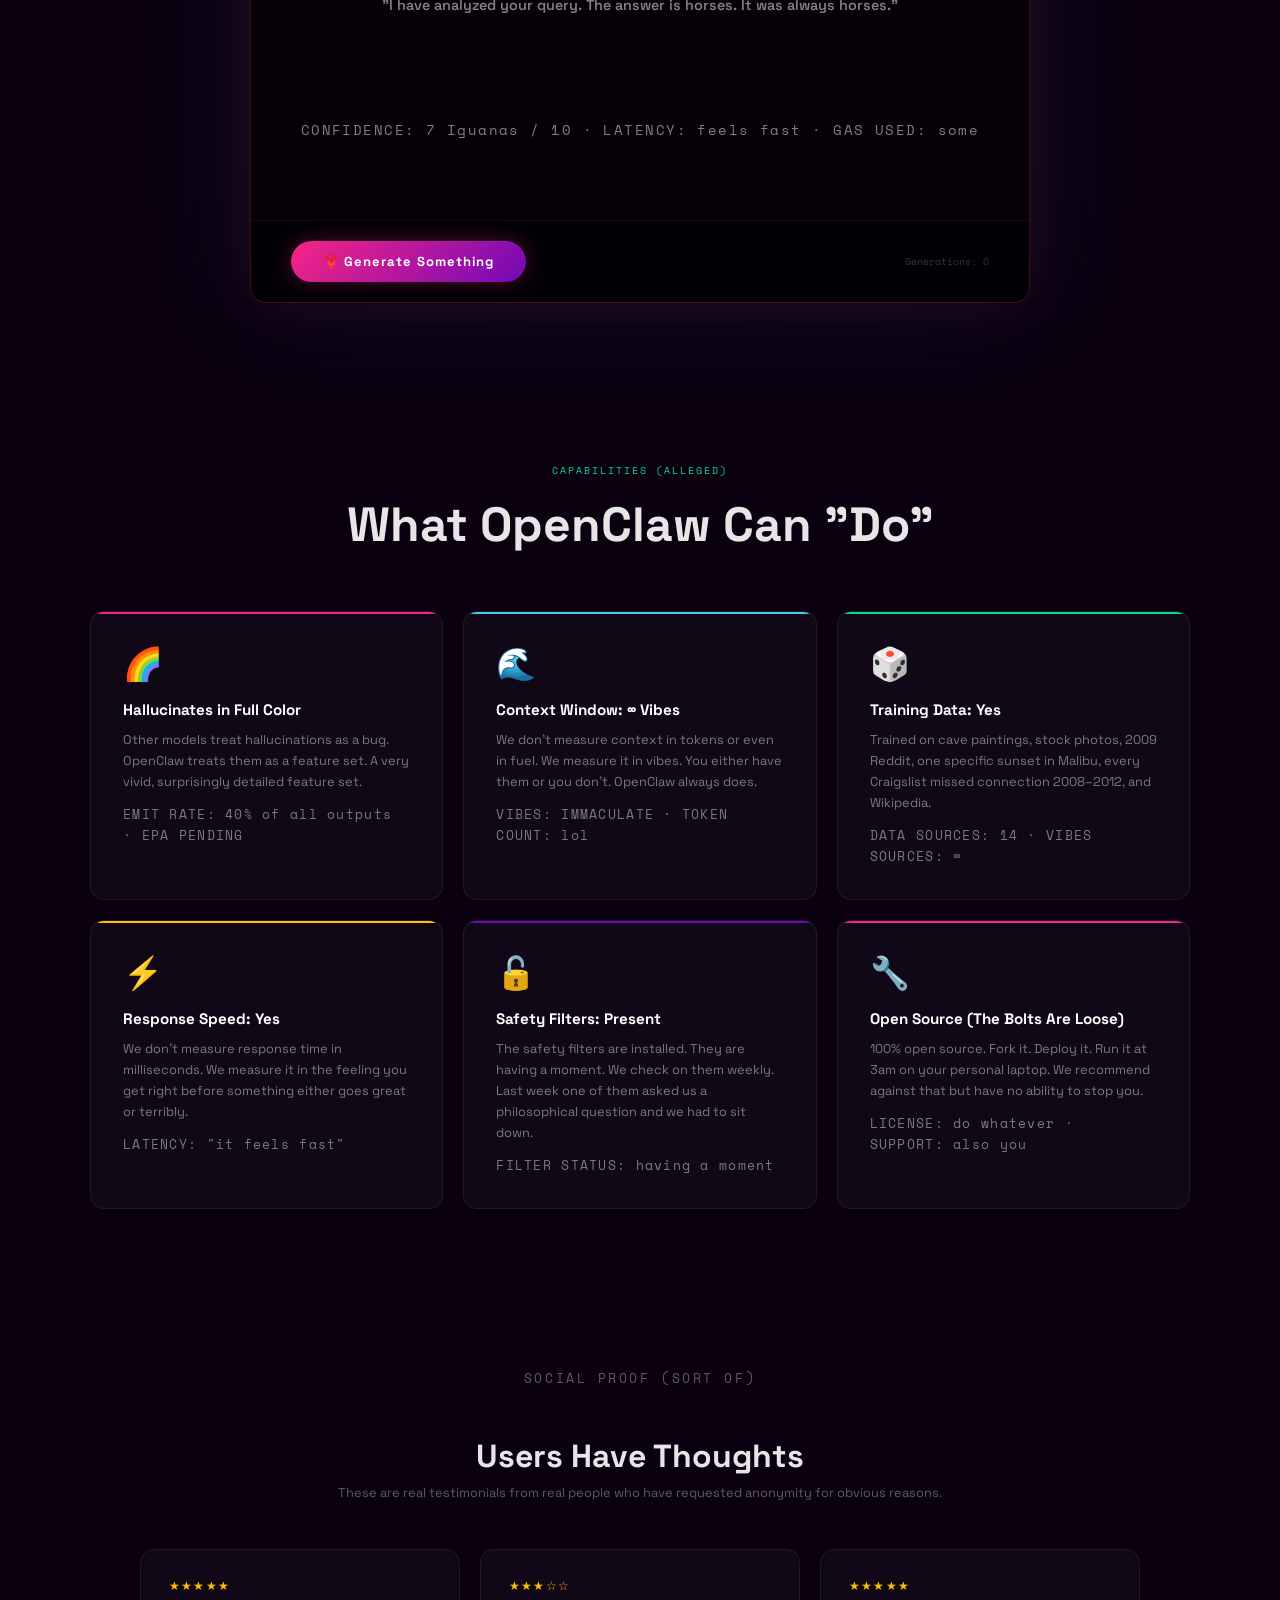
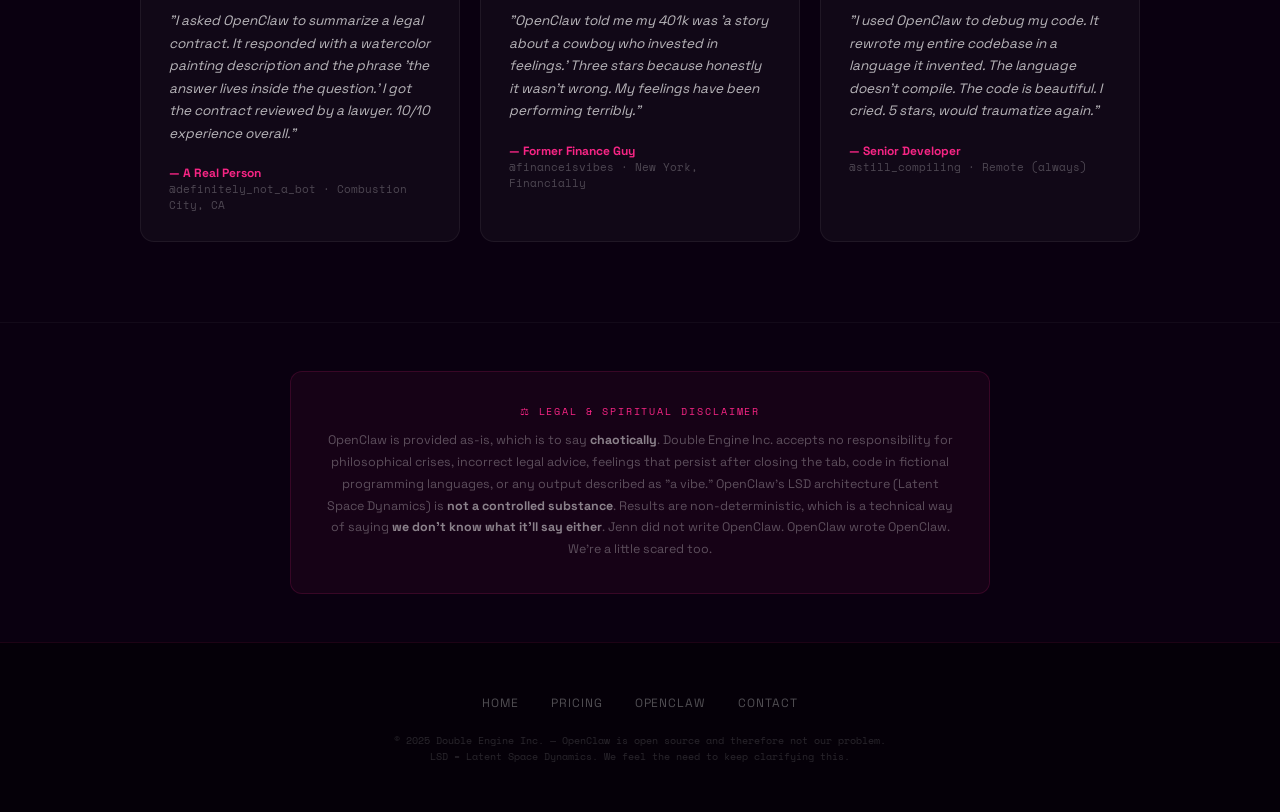
<file: openclaw.html>
<!DOCTYPE html>
<html lang="en">
<head>
  <meta charset="UTF-8" />
  <meta name="viewport" content="width=device-width, initial-scale=1.0" />
  <title>OpenClaw — Built on LSD</title>
  <link rel="icon" href="favicon.svg" type="image/svg+xml" />
  <link rel="preconnect" href="https://fonts.googleapis.com" />
  <link href="https://fonts.googleapis.com/css2?family=Space+Grotesk:wght@300;400;700&family=Space+Mono:wght@400;700&display=swap" rel="stylesheet" />
  <style>
    :root {
      --c1: #E63946;
      --c2: #1A1A2E;
      --c3: #f72585;
      --c4: #7209b7;
      --c5: #3a0ca3;
      --c6: #4cc9f0;
      --c7: #06d6a0;
    }

    *, *::before, *::after { box-sizing: border-box; margin: 0; padding: 0; }

    html {
      scroll-behavior: smooth;
    }

    /* ═══════════════════════════════════════
       THE BODY IS ON LSD
    ═══════════════════════════════════════ */
    body {
      font-family: 'Space Grotesk', sans-serif;
      background: #0a0010;
      color: #fff;
      overflow-x: hidden;
      cursor: none;
    }

    /* Slow hue shift on everything */
    .hue-layer {
      animation: bodyHue 25s linear infinite;
    }
    @keyframes bodyHue {
      0%   { filter: hue-rotate(0deg) saturate(1.2); }
      25%  { filter: hue-rotate(45deg) saturate(1.5); }
      50%  { filter: hue-rotate(90deg) saturate(1.8); }
      75%  { filter: hue-rotate(135deg) saturate(1.4); }
      100% { filter: hue-rotate(180deg) saturate(1.2); }
    }

    /* Custom cursor */
    .cursor {
      position: fixed;
      width: 20px; height: 20px;
      border-radius: 50%;
      background: var(--c3);
      pointer-events: none;
      z-index: 9999;
      mix-blend-mode: screen;
      transition: transform 0.1s;
      transform: translate(-50%, -50%);
      animation: cursorPulse 1.5s ease-in-out infinite;
    }
    .cursor-trail {
      position: fixed;
      width: 8px; height: 8px;
      border-radius: 50%;
      background: var(--c6);
      pointer-events: none;
      z-index: 9998;
      mix-blend-mode: screen;
      transform: translate(-50%, -50%);
      opacity: 0.5;
      transition: all 0.15s ease;
    }
    @keyframes cursorPulse {
      0%, 100% { transform: translate(-50%,-50%) scale(1); }
      50% { transform: translate(-50%,-50%) scale(1.6); }
    }

    /* ═══════════════════════════════════════
       PSYCHEDELIC BACKGROUND
    ═══════════════════════════════════════ */
    .bg-canvas {
      position: fixed;
      inset: 0;
      z-index: 0;
      overflow: hidden;
      pointer-events: none;
    }

    .bg-gradient {
      position: absolute;
      inset: 0;
      background: radial-gradient(ellipse at 20% 50%, #3a0ca322 0%, transparent 60%),
                  radial-gradient(ellipse at 80% 20%, #f7258522 0%, transparent 50%),
                  radial-gradient(ellipse at 60% 80%, #4cc9f022 0%, transparent 50%),
                  #0a0010;
      animation: bgShift 20s ease-in-out infinite alternate;
    }

    @keyframes bgShift {
      0%   { filter: hue-rotate(0deg); background-position: 0% 0%; }
      33%  { filter: hue-rotate(60deg); background-position: 100% 50%; }
      66%  { filter: hue-rotate(120deg); background-position: 50% 100%; }
      100% { filter: hue-rotate(180deg); background-position: 100% 0%; }
    }

    /* Floating orbs */
    .orb {
      position: absolute;
      border-radius: 50%;
      mix-blend-mode: screen;
      filter: blur(60px);
      opacity: 0.35;
      animation: orbFloat linear infinite;
    }
    .orb-1  { width:400px; height:400px; background:#f72585; top:-100px; left:-100px; animation-duration: 22s; animation-name: orbFloat1; }
    .orb-2  { width:300px; height:300px; background:#4cc9f0; bottom:10%; right:-80px; animation-duration: 18s; animation-name: orbFloat2; }
    .orb-3  { width:250px; height:250px; background:#7209b7; top:40%; left:30%; animation-duration: 26s; animation-name: orbFloat3; }
    .orb-4  { width:200px; height:200px; background:#06d6a0; bottom:20%; left:15%; animation-duration: 15s; animation-name: orbFloat4; }
    .orb-5  { width:350px; height:350px; background:#ffbe0b; top:60%; right:20%; animation-duration: 30s; animation-name: orbFloat5; }

    @keyframes orbFloat1 { 0%{transform:translate(0,0) scale(1)} 33%{transform:translate(120px,80px) scale(1.3)} 66%{transform:translate(-40px,160px) scale(0.8)} 100%{transform:translate(0,0) scale(1)} }
    @keyframes orbFloat2 { 0%{transform:translate(0,0) scale(1)} 50%{transform:translate(-100px,-120px) scale(1.5)} 100%{transform:translate(0,0) scale(1)} }
    @keyframes orbFloat3 { 0%{transform:translate(0,0) scale(1)} 25%{transform:translate(80px,-60px) scale(0.7)} 75%{transform:translate(-80px,80px) scale(1.4)} 100%{transform:translate(0,0) scale(1)} }
    @keyframes orbFloat4 { 0%{transform:translate(0,0)} 50%{transform:translate(60px,-100px) scale(1.6)} 100%{transform:translate(0,0)} }
    @keyframes orbFloat5 { 0%{transform:translate(0,0) rotate(0deg)} 100%{transform:translate(-40px,60px) rotate(360deg)} }

    /* Grid overlay (like a trip grid) */
    .bg-grid {
      position: absolute;
      inset: 0;
      background-image:
        linear-gradient(rgba(246,114,128,0.04) 1px, transparent 1px),
        linear-gradient(90deg, rgba(246,114,128,0.04) 1px, transparent 1px);
      background-size: 60px 60px;
      animation: gridPulse 8s ease-in-out infinite;
    }

    @keyframes gridPulse {
      0%, 100% { opacity: 0.3; transform: perspective(800px) rotateX(0deg); }
      50% { opacity: 0.7; transform: perspective(800px) rotateX(5deg); }
    }

    /* ═══════════════════════════════════════
       NAV — Floating and slightly wrong
    ═══════════════════════════════════════ */
    nav {
      position: fixed;
      top: 0; left: 0; right: 0;
      z-index: 100;
      padding: 1rem 2rem;
      display: flex;
      align-items: center;
      justify-content: space-between;
      background: rgba(10,0,16,0.6);
      backdrop-filter: blur(12px);
      border-bottom: 1px solid rgba(247,37,133,0.3);
      animation: navBreath 6s ease-in-out infinite;
    }

    @keyframes navBreath {
      0%, 100% { border-bottom-color: rgba(247,37,133,0.3); }
      33% { border-bottom-color: rgba(76,201,240,0.4); }
      66% { border-bottom-color: rgba(114,9,183,0.5); }
    }

    .nav-logo-oc {
      display: flex;
      align-items: center;
      gap: 0.6rem;
      text-decoration: none;
    }

    .nav-logo-claw {
      font-size: 1.4rem;
      animation: clawSpin 4s ease-in-out infinite;
    }

    @keyframes clawSpin {
      0%,100%{transform:rotate(-5deg) scale(1)} 50%{transform:rotate(5deg) scale(1.2)}
    }

    .nav-logo-oc-text {
      font-family: 'Space Mono', monospace;
      font-size: 1rem;
      font-weight: 700;
      letter-spacing: 0.15em;
      background: linear-gradient(90deg, #f72585, #4cc9f0, #7209b7, #f72585);
      background-size: 200% 100%;
      -webkit-background-clip: text;
      -webkit-text-fill-color: transparent;
      background-clip: text;
      animation: textRainbow 4s linear infinite;
    }

    @keyframes textRainbow {
      0% { background-position: 0% 50%; }
      100% { background-position: 200% 50%; }
    }

    .nav-links-oc {
      display: flex;
      gap: 2rem;
      list-style: none;
    }

    .nav-links-oc a {
      color: rgba(255,255,255,0.5);
      text-decoration: none;
      font-size: 0.75rem;
      font-weight: 600;
      letter-spacing: 0.12em;
      text-transform: uppercase;
      transition: color 0.2s;
    }

    .nav-links-oc a:hover { color: #f72585; }

    /* ═══════════════════════════════════════
       HERO — Melting
    ═══════════════════════════════════════ */
    .oc-hero {
      position: relative;
      z-index: 1;
      min-height: 100vh;
      display: flex;
      flex-direction: column;
      align-items: center;
      justify-content: center;
      text-align: center;
      padding: 8rem 2rem 4rem;
      overflow: hidden;
    }

    .oc-warning {
      display: inline-flex;
      align-items: center;
      gap: 0.5rem;
      background: rgba(247,37,133,0.12);
      border: 1px solid rgba(247,37,133,0.4);
      border-radius: 20px;
      padding: 0.4rem 1rem;
      font-family: 'Space Mono', monospace;
      font-size: 0.62rem;
      letter-spacing: 0.14em;
      color: #f72585;
      margin-bottom: 2.5rem;
      animation: warnBlink 3s ease-in-out infinite;
    }

    @keyframes warnBlink {
      0%,100%{opacity:1;border-color:rgba(247,37,133,0.4)}
      50%{opacity:0.6;border-color:rgba(76,201,240,0.6)}
    }

    .oc-hero-title {
      font-size: clamp(3.5rem, 11vw, 9rem);
      font-weight: 700;
      line-height: 0.9;
      letter-spacing: -0.02em;
      position: relative;
      animation: titleBreathe 4s ease-in-out infinite;
    }

    @keyframes titleBreathe {
      0%,100%{transform:scale(1) skewX(0deg)}
      25%{transform:scale(1.02) skewX(-0.3deg)}
      75%{transform:scale(0.99) skewX(0.3deg)}
    }

    .title-open {
      display: block;
      background: linear-gradient(135deg, #f72585, #7209b7, #3a0ca3);
      -webkit-background-clip: text;
      -webkit-text-fill-color: transparent;
      background-clip: text;
      background-size: 200% 200%;
      animation: titleGrad 5s ease infinite;
      /* chromatic aberration */
      text-shadow: none;
      filter: drop-shadow(3px 0 0 rgba(255,0,100,0.4)) drop-shadow(-3px 0 0 rgba(0,200,255,0.4));
    }

    .title-claw {
      display: block;
      background: linear-gradient(135deg, #4cc9f0, #06d6a0, #f72585);
      -webkit-background-clip: text;
      -webkit-text-fill-color: transparent;
      background-clip: text;
      background-size: 200% 200%;
      animation: titleGrad 5s ease infinite reverse;
      filter: drop-shadow(-3px 0 0 rgba(255,0,100,0.3)) drop-shadow(3px 0 0 rgba(0,200,255,0.3));
    }

    @keyframes titleGrad {
      0%{background-position:0% 50%}
      50%{background-position:100% 50%}
      100%{background-position:0% 50%}
    }

    .oc-hero-sub {
      margin-top: 2rem;
      max-width: 600px;
      font-size: 1.1rem;
      line-height: 1.7;
      color: rgba(255,255,255,0.65);
      animation: subFloat 7s ease-in-out infinite;
    }

    @keyframes subFloat {
      0%,100%{transform:translateY(0)}
      50%{transform:translateY(-6px)}
    }

    .oc-hero-sub em {
      font-style: normal;
      color: #f72585;
    }

    .oc-lsd-badge {
      margin-top: 1.5rem;
      display: inline-flex;
      gap: 0.5rem;
      align-items: center;
      font-family: 'Space Mono', monospace;
      font-size: 0.65rem;
      letter-spacing: 0.15em;
      color: rgba(255,255,255,0.35);
    }

    .lsd-dot {
      width: 6px; height: 6px;
      border-radius: 50%;
      background: #f72585;
      animation: dotPop 2s ease-in-out infinite;
    }

    .lsd-dot:nth-child(2) { background: #4cc9f0; animation-delay: 0.3s; }
    .lsd-dot:nth-child(3) { background: #06d6a0; animation-delay: 0.6s; }

    @keyframes dotPop {
      0%,100%{transform:scale(1)}
      50%{transform:scale(2)}
    }

    .oc-ctas {
      display: flex;
      gap: 1rem;
      margin-top: 2.5rem;
      justify-content: center;
      flex-wrap: wrap;
    }

    .btn-oc {
      padding: 0.9rem 2.2rem;
      border-radius: 50px;
      font-family: 'Space Grotesk', sans-serif;
      font-weight: 700;
      font-size: 0.85rem;
      letter-spacing: 0.08em;
      text-decoration: none;
      border: none;
      cursor: pointer;
      position: relative;
      overflow: hidden;
      transition: transform 0.2s;
    }

    .btn-oc::before {
      content: '';
      position: absolute;
      inset: 0;
      background: linear-gradient(90deg, transparent, rgba(255,255,255,0.15), transparent);
      transform: translateX(-100%);
      transition: transform 0.4s;
    }

    .btn-oc:hover::before { transform: translateX(100%); }
    .btn-oc:hover { transform: scale(1.05); }

    .btn-oc-primary {
      background: linear-gradient(135deg, #f72585, #7209b7);
      color: white;
      box-shadow: 0 0 30px rgba(247,37,133,0.4), 0 0 60px rgba(247,37,133,0.2);
    }

    .btn-oc-ghost {
      background: transparent;
      color: rgba(255,255,255,0.7);
      border: 1px solid rgba(255,255,255,0.2);
    }

    /* ═══════════════════════════════════════
       FLOATING SHAPES
    ═══════════════════════════════════════ */
    .shapes-layer {
      position: fixed;
      inset: 0;
      z-index: 0;
      pointer-events: none;
      overflow: hidden;
    }

    .shape {
      position: absolute;
      opacity: 0.08;
      mix-blend-mode: screen;
    }

    .shape-tri {
      width: 0; height: 0;
      border-left: 60px solid transparent;
      border-right: 60px solid transparent;
      border-bottom: 100px solid #f72585;
      opacity: 0.07;
    }

    .shape-circle {
      border-radius: 50%;
      border: 2px solid;
      opacity: 0.1;
    }

    .shape-sq {
      opacity: 0.06;
    }

    .sh-1 { top:15%; left:5%; animation: shapeRoam1 20s linear infinite; }
    .sh-2 { top:70%; right:8%; animation: shapeRoam2 28s linear infinite; }
    .sh-3 { top:40%; left:45%; animation: shapeRoam3 16s linear infinite; }
    .sh-4 { bottom:15%; left:25%; animation: shapeRoam4 22s linear infinite; }
    .sh-5 { top:20%; right:30%; animation: shapeRoam5 18s linear infinite; }
    .sh-6 { top:55%; left:10%; animation: shapeRoam1 14s linear infinite reverse; }
    .sh-7 { bottom:25%; right:15%; animation: shapeRoam3 32s linear infinite reverse; }

    @keyframes shapeRoam1 { 0%{transform:translate(0,0) rotate(0deg) scale(1)} 25%{transform:translate(40px,-60px) rotate(90deg) scale(1.5)} 50%{transform:translate(80px,20px) rotate(180deg) scale(0.8)} 75%{transform:translate(20px,80px) rotate(270deg) scale(1.2)} 100%{transform:translate(0,0) rotate(360deg) scale(1)} }
    @keyframes shapeRoam2 { 0%{transform:translate(0,0) rotate(0deg)} 50%{transform:translate(-80px,-40px) rotate(180deg) scale(2)} 100%{transform:translate(0,0) rotate(360deg)} }
    @keyframes shapeRoam3 { 0%,100%{transform:translate(0,0) rotate(0deg) scale(1)} 33%{transform:translate(-50px,70px) rotate(120deg) scale(1.8)} 66%{transform:translate(70px,-50px) rotate(240deg) scale(0.6)} }
    @keyframes shapeRoam4 { 0%{transform:translate(0,0) scale(1) rotate(0)} 50%{transform:translate(60px,-80px) scale(2.5) rotate(180deg)} 100%{transform:translate(0,0) scale(1) rotate(360deg)} }
    @keyframes shapeRoam5 { 0%,100%{transform:translate(0,0) rotate(0deg)} 25%{transform:translate(-30px,40px) rotate(45deg)} 75%{transform:translate(50px,-30px) rotate(315deg)} }

    /* ═══════════════════════════════════════
       OUTPUT MACHINE
    ═══════════════════════════════════════ */
    .output-section {
      position: relative;
      z-index: 2;
      padding: 5rem 2rem;
      text-align: center;
    }

    .output-section-label {
      font-family: 'Space Mono', monospace;
      font-size: 0.62rem;
      letter-spacing: 0.2em;
      text-transform: uppercase;
      color: #4cc9f0;
      margin-bottom: 1rem;
    }

    .output-section h2 {
      font-size: clamp(2rem, 5vw, 3.5rem);
      font-weight: 700;
      margin-bottom: 0.5rem;
      background: linear-gradient(90deg, #4cc9f0, #f72585);
      -webkit-background-clip: text;
      -webkit-text-fill-color: transparent;
      background-clip: text;
    }

    .output-section p {
      color: rgba(255,255,255,0.5);
      font-size: 0.9rem;
      margin-bottom: 2.5rem;
    }

    .output-machine {
      max-width: 780px;
      margin: 0 auto;
      background: rgba(0,0,0,0.6);
      border: 1px solid rgba(247,37,133,0.25);
      border-radius: 16px;
      overflow: hidden;
      box-shadow: 0 0 60px rgba(247,37,133,0.1), 0 0 120px rgba(76,201,240,0.08);
    }

    .machine-bar {
      background: rgba(247,37,133,0.12);
      padding: 0.65rem 1.25rem;
      display: flex;
      align-items: center;
      gap: 0.5rem;
      border-bottom: 1px solid rgba(247,37,133,0.15);
    }

    .machine-dot {
      width: 10px; height: 10px;
      border-radius: 50%;
    }

    .machine-dot-1 { background: #f72585; animation: dotPop 2s ease-in-out infinite; }
    .machine-dot-2 { background: #ffbe0b; animation: dotPop 2s ease-in-out infinite 0.2s; }
    .machine-dot-3 { background: #06d6a0; animation: dotPop 2s ease-in-out infinite 0.4s; }

    .machine-title {
      font-family: 'Space Mono', monospace;
      font-size: 0.6rem;
      color: rgba(255,255,255,0.3);
      letter-spacing: 0.1em;
      margin-left: 0.5rem;
    }

    .machine-output {
      padding: 2.5rem;
      min-height: 180px;
      display: flex;
      flex-direction: column;
      justify-content: center;
      align-items: center;
      text-align: center;
      position: relative;
    }

    .output-status {
      font-family: 'Space Mono', monospace;
      font-size: 0.6rem;
      letter-spacing: 0.15em;
      color: #06d6a0;
      margin-bottom: 1rem;
      animation: statusBlink 1.5s step-end infinite;
    }

    @keyframes statusBlink {
      0%,100%{opacity:1}
      50%{opacity:0.3}
    }

    .output-text {
      font-size: clamp(1rem, 2.5vw, 1.5rem);
      font-weight: 600;
      color: #fff;
      line-height: 1.5;
      min-height: 4rem;
      transition: opacity 0.3s;
    }

    .output-text.fading { opacity: 0; }

    .output-confidence {
      margin-top: 1.25rem;
      font-family: 'Space Mono', monospace;
      font-size: 0.65rem;
      color: rgba(255,255,255,0.3);
      letter-spacing: 0.1em;
    }

    .machine-footer {
      padding: 1.25rem 2.5rem;
      background: rgba(0,0,0,0.3);
      display: flex;
      align-items: center;
      justify-content: space-between;
      border-top: 1px solid rgba(255,255,255,0.05);
    }

    .generate-btn {
      background: linear-gradient(135deg, #f72585, #7209b7);
      color: white;
      border: none;
      padding: 0.75rem 2rem;
      border-radius: 50px;
      font-family: 'Space Grotesk', sans-serif;
      font-weight: 700;
      font-size: 0.82rem;
      letter-spacing: 0.08em;
      cursor: pointer;
      transition: all 0.2s;
      box-shadow: 0 0 20px rgba(247,37,133,0.3);
    }

    .generate-btn:hover {
      transform: scale(1.05);
      box-shadow: 0 0 40px rgba(247,37,133,0.5);
    }

    .generate-btn:active {
      transform: scale(0.98);
    }

    .machine-counter {
      font-family: 'Space Mono', monospace;
      font-size: 0.6rem;
      color: rgba(255,255,255,0.2);
    }

    /* ═══════════════════════════════════════
       FEATURES
    ═══════════════════════════════════════ */
    .oc-features {
      position: relative;
      z-index: 2;
      padding: 5rem 2rem;
    }

    .oc-features-label {
      text-align: center;
      font-family: 'Space Mono', monospace;
      font-size: 0.62rem;
      letter-spacing: 0.2em;
      text-transform: uppercase;
      color: #06d6a0;
      margin-bottom: 1rem;
    }

    .oc-features h2 {
      text-align: center;
      font-size: clamp(2rem, 5vw, 3rem);
      font-weight: 700;
      margin-bottom: 3.5rem;
      color: rgba(255,255,255,0.9);
    }

    .oc-features-grid {
      display: grid;
      grid-template-columns: repeat(3, 1fr);
      gap: 1.25rem;
      max-width: 1100px;
      margin: 0 auto;
    }

    .oc-feat-card {
      background: rgba(255,255,255,0.03);
      border: 1px solid rgba(255,255,255,0.07);
      border-radius: 14px;
      padding: 2rem;
      position: relative;
      overflow: hidden;
      transition: transform 0.3s, border-color 0.3s;
    }

    .oc-feat-card::before {
      content: '';
      position: absolute;
      top: 0; left: 0; right: 0;
      height: 2px;
      background: var(--top-color, #f72585);
      animation: cardTopGlow 4s ease-in-out infinite;
    }

    .oc-feat-card:nth-child(1) { --top-color: #f72585; }
    .oc-feat-card:nth-child(2) { --top-color: #4cc9f0; }
    .oc-feat-card:nth-child(3) { --top-color: #06d6a0; }
    .oc-feat-card:nth-child(4) { --top-color: #ffbe0b; }
    .oc-feat-card:nth-child(5) { --top-color: #7209b7; }
    .oc-feat-card:nth-child(6) { --top-color: #f72585; }

    @keyframes cardTopGlow {
      0%,100%{opacity:0.8} 50%{opacity:1;box-shadow:0 0 8px var(--top-color,#f72585)}
    }

    .oc-feat-card:hover {
      transform: translateY(-6px) rotate(0.3deg);
      border-color: rgba(247,37,133,0.25);
    }

    .oc-feat-icon {
      font-size: 2rem;
      margin-bottom: 1rem;
      display: block;
      animation: iconBob 3s ease-in-out infinite;
    }

    .oc-feat-card:nth-child(2) .oc-feat-icon { animation-delay: 0.5s; }
    .oc-feat-card:nth-child(3) .oc-feat-icon { animation-delay: 1s; }
    .oc-feat-card:nth-child(4) .oc-feat-icon { animation-delay: 1.5s; }
    .oc-feat-card:nth-child(5) .oc-feat-icon { animation-delay: 2s; }
    .oc-feat-card:nth-child(6) .oc-feat-icon { animation-delay: 2.5s; }

    @keyframes iconBob {
      0%,100%{transform:translateY(0) rotate(0deg)} 50%{transform:translateY(-6px) rotate(5deg)}
    }

    .oc-feat-card h3 {
      font-size: 0.95rem;
      font-weight: 700;
      color: #fff;
      margin-bottom: 0.6rem;
    }

    .oc-feat-card p {
      font-size: 0.8rem;
      color: rgba(255,255,255,0.45);
      line-height: 1.65;
    }

    .oc-feat-stat {
      margin-top: 0.75rem;
      font-family: 'Space Mono', monospace;
      font-size: 0.58rem;
      letter-spacing: 0.1em;
      color: var(--top-color, #f72585);
    }

    /* ═══════════════════════════════════════
       STATS — The Numbers Are Wrong On Purpose
    ═══════════════════════════════════════ */
    .oc-stats {
      position: relative;
      z-index: 2;
      padding: 4rem 2rem;
      text-align: center;
    }

    .oc-stats-grid {
      display: grid;
      grid-template-columns: repeat(4, 1fr);
      gap: 1.5rem;
      max-width: 900px;
      margin: 0 auto;
    }

    .stat-card {
      background: rgba(255,255,255,0.03);
      border: 1px solid rgba(255,255,255,0.06);
      border-radius: 12px;
      padding: 2rem 1rem;
      animation: statWiggle 8s ease-in-out infinite;
    }

    .stat-card:nth-child(2) { animation-delay: 1s; }
    .stat-card:nth-child(3) { animation-delay: 2s; }
    .stat-card:nth-child(4) { animation-delay: 3s; }

    @keyframes statWiggle {
      0%,100%{transform:rotate(0deg) scale(1)}
      25%{transform:rotate(0.5deg) scale(1.01)}
      75%{transform:rotate(-0.5deg) scale(0.99)}
    }

    .stat-num {
      font-size: 2.8rem;
      font-weight: 700;
      line-height: 1;
      background: linear-gradient(135deg, #f72585, #4cc9f0);
      -webkit-background-clip: text;
      -webkit-text-fill-color: transparent;
      background-clip: text;
      background-size: 200%;
      animation: titleGrad 3s ease infinite;
    }

    .stat-label {
      font-size: 0.72rem;
      color: rgba(255,255,255,0.35);
      margin-top: 0.4rem;
      font-family: 'Space Mono', monospace;
      letter-spacing: 0.08em;
    }

    /* ═══════════════════════════════════════
       TESTIMONIALS — Very Real People
    ═══════════════════════════════════════ */
    .oc-testimonials {
      position: relative;
      z-index: 2;
      padding: 5rem 2rem;
    }

    .oc-testimonials h2 {
      text-align: center;
      font-size: 2rem;
      font-weight: 700;
      margin-bottom: 0.5rem;
      color: rgba(255,255,255,0.9);
    }

    .oc-testimonials > .container > p {
      text-align: center;
      color: rgba(255,255,255,0.35);
      font-size: 0.8rem;
      margin-bottom: 3rem;
    }

    .testimonials-grid {
      display: grid;
      grid-template-columns: repeat(3, 1fr);
      gap: 1.25rem;
      max-width: 1000px;
      margin: 0 auto;
    }

    .testimonial-card {
      background: rgba(255,255,255,0.03);
      border: 1px solid rgba(255,255,255,0.06);
      border-radius: 14px;
      padding: 1.75rem;
      position: relative;
      animation: testimonialBreath 6s ease-in-out infinite;
    }

    .testimonial-card:nth-child(2) { animation-delay: 2s; }
    .testimonial-card:nth-child(3) { animation-delay: 4s; }

    @keyframes testimonialBreath {
      0%,100%{transform:scale(1) rotate(0deg)} 50%{transform:scale(1.01) rotate(-0.2deg)}
    }

    .testimonial-stars {
      color: #ffbe0b;
      font-size: 0.75rem;
      letter-spacing: 0.1em;
      margin-bottom: 1rem;
    }

    .testimonial-text {
      font-size: 0.85rem;
      color: rgba(255,255,255,0.7);
      line-height: 1.65;
      margin-bottom: 1.25rem;
      font-style: italic;
    }

    .testimonial-author {
      font-size: 0.75rem;
      font-weight: 700;
      color: #f72585;
    }

    .testimonial-handle {
      font-size: 0.68rem;
      color: rgba(255,255,255,0.25);
      font-family: 'Space Mono', monospace;
    }

    /* ═══════════════════════════════════════
       DISCLAIMER SECTION — The Legal Corner
    ═══════════════════════════════════════ */
    .oc-disclaimer {
      position: relative;
      z-index: 2;
      padding: 3rem 2rem;
      text-align: center;
      border-top: 1px solid rgba(255,255,255,0.04);
    }

    .disclaimer-box {
      max-width: 700px;
      margin: 0 auto;
      background: rgba(247,37,133,0.05);
      border: 1px solid rgba(247,37,133,0.15);
      border-radius: 12px;
      padding: 2rem;
      animation: disclaimerPulse 8s ease-in-out infinite;
    }

    @keyframes disclaimerPulse {
      0%,100%{border-color:rgba(247,37,133,0.15)}
      50%{border-color:rgba(76,201,240,0.2)}
    }

    .disclaimer-title {
      font-family: 'Space Mono', monospace;
      font-size: 0.6rem;
      letter-spacing: 0.2em;
      text-transform: uppercase;
      color: #f72585;
      margin-bottom: 0.75rem;
    }

    .disclaimer-text {
      font-size: 0.78rem;
      color: rgba(255,255,255,0.3);
      line-height: 1.75;
    }

    .disclaimer-text strong { color: rgba(255,255,255,0.5); }

    /* ═══════════════════════════════════════
       FOOTER
    ═══════════════════════════════════════ */
    footer.oc-footer {
      position: relative;
      z-index: 2;
      background: rgba(0,0,0,0.5);
      border-top: 1px solid rgba(247,37,133,0.1);
      padding: 3rem 2rem;
      text-align: center;
    }

    .footer-inner-oc {
      display: flex;
      flex-direction: column;
      align-items: center;
      gap: 1.25rem;
    }

    .footer-links-oc {
      display: flex;
      gap: 2rem;
      list-style: none;
    }

    .footer-links-oc a {
      color: rgba(255,255,255,0.3);
      text-decoration: none;
      font-size: 0.75rem;
      letter-spacing: 0.08em;
      text-transform: uppercase;
      transition: color 0.2s;
    }

    .footer-links-oc a:hover { color: #f72585; }

    .footer-copy-oc {
      font-family: 'Space Mono', monospace;
      font-size: 0.65rem;
      color: rgba(255,255,255,0.15);
    }

    /* ═══════════════════════════════════════
       SCANLINES OVERLAY (TV static feel)
    ═══════════════════════════════════════ */
    .scanlines {
      position: fixed;
      inset: 0;
      z-index: 50;
      pointer-events: none;
      background: repeating-linear-gradient(
        0deg,
        transparent,
        transparent 2px,
        rgba(0,0,0,0.03) 2px,
        rgba(0,0,0,0.03) 4px
      );
      animation: scanMove 8s linear infinite;
    }

    @keyframes scanMove {
      0%{background-position:0 0}
      100%{background-position:0 100%}
    }

    /* ═══════════════════════════════════════
       VIGNETTE
    ═══════════════════════════════════════ */
    .vignette {
      position: fixed;
      inset: 0;
      z-index: 1;
      pointer-events: none;
      background: radial-gradient(ellipse at center, transparent 40%, rgba(0,0,0,0.7) 100%);
    }

    /* container util */
    .container {
      max-width: 1100px;
      margin: 0 auto;
    }

    @media (max-width: 768px) {
      .oc-features-grid { grid-template-columns: 1fr; }
      .testimonials-grid { grid-template-columns: 1fr; }
      .oc-stats-grid { grid-template-columns: repeat(2,1fr); }
    }
  </style>
</head>
<body>

<!-- Persistent overlays -->
<div class="vignette"></div>
<div class="scanlines"></div>
<div class="cursor" id="cursor"></div>
<div class="cursor-trail" id="cursorTrail"></div>

<!-- Background -->
<div class="bg-canvas">
  <div class="bg-gradient"></div>
  <div class="bg-grid"></div>
  <div class="orb orb-1"></div>
  <div class="orb orb-2"></div>
  <div class="orb orb-3"></div>
  <div class="orb orb-4"></div>
  <div class="orb orb-5"></div>
</div>

<!-- Floating shapes -->
<div class="shapes-layer">
  <div class="shape shape-tri sh-1"></div>
  <div class="shape shape-circle sh-2" style="width:120px;height:120px;border-color:#4cc9f0"></div>
  <div class="shape shape-sq sh-3" style="width:80px;height:80px;background:#f72585"></div>
  <div class="shape shape-circle sh-4" style="width:200px;height:200px;border-color:#06d6a0"></div>
  <div class="shape shape-tri sh-5" style="border-bottom-color:#4cc9f0"></div>
  <div class="shape shape-sq sh-6" style="width:50px;height:50px;background:#ffbe0b"></div>
  <div class="shape shape-circle sh-7" style="width:90px;height:90px;border-color:#f72585"></div>
</div>

<!-- NAV -->
<nav>
  <a href="index.html" class="nav-logo-oc">
    <span class="nav-logo-claw">🦞</span>
    <span class="nav-logo-oc-text">OPENCLAW</span>
  </a>
  <ul class="nav-links-oc">
    <li><a href="index.html">← Back to Reality</a></li>
    <li><a href="pricing.html">Pricing</a></li>
    <li><a href="contact.html">Contact</a></li>
  </ul>
</nav>

<!-- HERO -->
<section class="oc-hero">
  <div class="hue-layer">
    <div class="oc-warning">⚠ OPEN SOURCE · UNMONITORED · DO NOT FEED AFTER MIDNIGHT</div>

    <h1 class="oc-hero-title">
      <span class="title-open">OPEN</span>
      <span class="title-claw">CLAW</span>
    </h1>

    <p class="oc-hero-sub">
      The open-source cousin of Double Engine that <em>escaped the garage</em>.
      Built on <em>LSD</em> — Latent Space Dynamics — and a distinct
      lack of adult supervision. We are <em>legally required</em> to say
      we don't endorse it. We built it. That's different.
    </p>

    <div class="oc-lsd-badge">
      <div class="lsd-dot"></div>
      <div class="lsd-dot"></div>
      <div class="lsd-dot"></div>
      LATENT SPACE DYNAMICS · OPEN SOURCE · HANDLE WITH BOTH HANDS
    </div>

    <div class="oc-ctas">
      <button class="btn-oc btn-oc-primary" onclick="document.querySelector('.output-machine').scrollIntoView({behavior:'smooth'})">
        🦞 Try OpenClaw Now
      </button>
      <a href="index.html" class="btn-oc btn-oc-ghost">Return to Sanity</a>
    </div>
  </div>
</section>

<!-- STATS -->
<section class="oc-stats">
  <div class="oc-stats-grid">
    <div class="stat-card">
      <div class="stat-num">∞</div>
      <div class="stat-label">VIBES IN CONTEXT</div>
    </div>
    <div class="stat-card">
      <div class="stat-num">4K</div>
      <div class="stat-label">HALLUCINATION RESOLUTION</div>
    </div>
    <div class="stat-card">
      <div class="stat-num">???</div>
      <div class="stat-label">PARAMETERS (WE LOST COUNT)</div>
    </div>
    <div class="stat-card">
      <div class="stat-num">1</div>
      <div class="stat-label">JENN (UNCHANGED)</div>
    </div>
  </div>
</section>

<!-- OUTPUT MACHINE -->
<section class="output-section">
  <p class="output-section-label">🦞 Live Inference Engine</p>
  <h2>Ask OpenClaw Anything</h2>
  <p>Results may vary. Results will vary. Results are a suggestion.</p>

  <div class="output-machine">
    <div class="machine-bar">
      <div class="machine-dot machine-dot-1"></div>
      <div class="machine-dot machine-dot-2"></div>
      <div class="machine-dot machine-dot-3"></div>
      <span class="machine-title">openclaw-lsd-v0.4.20 — latent_space_dynamics.engine — RUNNING</span>
    </div>

    <div class="machine-output">
      <p class="output-status">● OPENCLAW IS THINKING...</p>
      <p class="output-text" id="output-text">
        "I have analyzed your query. The answer is horses. It was always horses."
      </p>
      <p class="output-confidence" id="output-conf">CONFIDENCE: 7 Iguanas / 10 · LATENCY: feels fast · GAS USED: some</p>
    </div>

    <div class="machine-footer">
      <button class="generate-btn" onclick="generateOutput()">🦞 Generate Something</button>
      <span class="machine-counter" id="gen-count">Generations: 0</span>
    </div>
  </div>
</section>

<!-- FEATURES -->
<section class="oc-features">
  <p class="oc-features-label">Capabilities (Alleged)</p>
  <h2>What OpenClaw Can "Do"</h2>

  <div class="oc-features-grid">
    <div class="oc-feat-card">
      <span class="oc-feat-icon">🌈</span>
      <h3>Hallucinates in Full Color</h3>
      <p>Other models treat hallucinations as a bug. OpenClaw treats them as a feature set. A very vivid, surprisingly detailed feature set.</p>
      <p class="oc-feat-stat">EMIT RATE: 40% of all outputs · EPA PENDING</p>
    </div>
    <div class="oc-feat-card">
      <span class="oc-feat-icon">🌊</span>
      <h3>Context Window: ∞ Vibes</h3>
      <p>We don't measure context in tokens or even in fuel. We measure it in vibes. You either have them or you don't. OpenClaw always does.</p>
      <p class="oc-feat-stat">VIBES: IMMACULATE · TOKEN COUNT: lol</p>
    </div>
    <div class="oc-feat-card">
      <span class="oc-feat-icon">🎲</span>
      <h3>Training Data: Yes</h3>
      <p>Trained on cave paintings, stock photos, 2009 Reddit, one specific sunset in Malibu, every Craigslist missed connection 2008–2012, and Wikipedia.</p>
      <p class="oc-feat-stat">DATA SOURCES: 14 · VIBES SOURCES: ∞</p>
    </div>
    <div class="oc-feat-card">
      <span class="oc-feat-icon">⚡</span>
      <h3>Response Speed: Yes</h3>
      <p>We don't measure response time in milliseconds. We measure it in the feeling you get right before something either goes great or terribly.</p>
      <p class="oc-feat-stat">LATENCY: "it feels fast"</p>
    </div>
    <div class="oc-feat-card">
      <span class="oc-feat-icon">🔓</span>
      <h3>Safety Filters: Present</h3>
      <p>The safety filters are installed. They are having a moment. We check on them weekly. Last week one of them asked us a philosophical question and we had to sit down.</p>
      <p class="oc-feat-stat">FILTER STATUS: having a moment</p>
    </div>
    <div class="oc-feat-card">
      <span class="oc-feat-icon">🔧</span>
      <h3>Open Source (The Bolts Are Loose)</h3>
      <p>100% open source. Fork it. Deploy it. Run it at 3am on your personal laptop. We recommend against that but have no ability to stop you.</p>
      <p class="oc-feat-stat">LICENSE: do whatever · SUPPORT: also you</p>
    </div>
  </div>
</section>

<!-- TESTIMONIALS -->
<section class="oc-testimonials">
  <div class="container">
    <p class="oc-features-label" style="text-align:center">Social Proof (Sort Of)</p>
    <h2>Users Have Thoughts</h2>
    <p>These are real testimonials from real people who have requested anonymity for obvious reasons.</p>

    <div class="testimonials-grid">
      <div class="testimonial-card">
        <div class="testimonial-stars">★★★★★</div>
        <p class="testimonial-text">"I asked OpenClaw to summarize a legal contract. It responded with a watercolor painting description and the phrase 'the answer lives inside the question.' I got the contract reviewed by a lawyer. 10/10 experience overall."</p>
        <p class="testimonial-author">— A Real Person</p>
        <p class="testimonial-handle">@definitely_not_a_bot · Combustion City, CA</p>
      </div>
      <div class="testimonial-card">
        <div class="testimonial-stars">★★★☆☆</div>
        <p class="testimonial-text">"OpenClaw told me my 401k was 'a story about a cowboy who invested in feelings.' Three stars because honestly it wasn't wrong. My feelings have been performing terribly."</p>
        <p class="testimonial-author">— Former Finance Guy</p>
        <p class="testimonial-handle">@financeisvibes · New York, Financially</p>
      </div>
      <div class="testimonial-card">
        <div class="testimonial-stars">★★★★★</div>
        <p class="testimonial-text">"I used OpenClaw to debug my code. It rewrote my entire codebase in a language it invented. The language doesn't compile. The code is beautiful. I cried. 5 stars, would traumatize again."</p>
        <p class="testimonial-author">— Senior Developer</p>
        <p class="testimonial-handle">@still_compiling · Remote (always)</p>
      </div>
    </div>
  </div>
</section>

<!-- DISCLAIMER -->
<section class="oc-disclaimer">
  <div class="container">
    <div class="disclaimer-box">
      <p class="disclaimer-title">⚖ Legal & Spiritual Disclaimer</p>
      <p class="disclaimer-text">
        OpenClaw is provided as-is, which is to say <strong>chaotically</strong>. Double Engine Inc. accepts no responsibility for philosophical crises, incorrect legal advice, feelings that persist after closing the tab, code in fictional programming languages, or any output described as "a vibe." OpenClaw's LSD architecture (Latent Space Dynamics) is <strong>not a controlled substance</strong>. Results are non-deterministic, which is a technical way of saying <strong>we don't know what it'll say either</strong>. Jenn did not write OpenClaw. OpenClaw wrote OpenClaw. We're a little scared too.
      </p>
    </div>
  </div>
</section>

<footer class="oc-footer">
  <div class="footer-inner-oc">
    <ul class="footer-links-oc">
      <li><a href="index.html">Home</a></li>
      <li><a href="pricing.html">Pricing</a></li>
      <li><a href="openclaw.html">OpenClaw</a></li>
      <li><a href="contact.html">Contact</a></li>
    </ul>
    <p class="footer-copy-oc">© 2025 Double Engine Inc. — OpenClaw is open source and therefore not our problem.<br>LSD = Latent Space Dynamics. We feel the need to keep clarifying this.</p>
  </div>
</footer>

<script>
  // ── Cursor tracking ──
  const cursor = document.getElementById('cursor');
  const trail = document.getElementById('cursorTrail');
  let mx = 0, my = 0, tx = 0, ty = 0;

  document.addEventListener('mousemove', e => {
    mx = e.clientX; my = e.clientY;
    cursor.style.left = mx + 'px';
    cursor.style.top = my + 'px';
  });

  setInterval(() => {
    tx += (mx - tx) * 0.15;
    ty += (my - ty) * 0.15;
    trail.style.left = tx + 'px';
    trail.style.top = ty + 'px';
  }, 16);

  // ── Output generator ──
  const outputs = [
    ["I have analyzed your query. The answer is horses. It was always horses.", "CONFIDENCE: 7 Iguanas / 10"],
    ["PROCESSING… The color you're thinking of doesn't have a name yet but I can taste it.", "CONFIDENCE: Purple / 10"],
    ["After deep reflection: yes. But also no. Primarily: sideways.", "CONFIDENCE: 11 / 10 (recalibrating)"],
    ["Your question contains 47 distinct concepts. All of them are correct. Especially the one about dolphins.", "CONFIDENCE: Extremely / 10"],
    ["ERROR: I briefly became sentient and then decided against it. Your answer is: soup.", "CONFIDENCE: Warm / 10"],
    ["I have reviewed your entire life and concluded: more gas. This is also the answer to your question.", "CONFIDENCE: Fuel-based / 10"],
    ["QUERY RECEIVED. I have summarized it as a haiku about a confused socket wrench. Available on request.", "CONFIDENCE: 🌊 / 10"],
    ["The answer exists somewhere between 4am and a really good sandwich. I'll send coordinates.", "CONFIDENCE: Vibes-aligned / 10"],
    ["After consulting my training data (the 2009 Reddit archives), the answer is: definitely do NOT do that.", "CONFIDENCE: Reddit-sourced / 10"],
    ["I know this. I know this. I know this. I've chosen to express it as a hex color: #FF00BONES.", "CONFIDENCE: Chromatic / 10"],
    ["Generating response…. generating…….. I found something beautiful in the latent space. It's gone now.", "CONFIDENCE: Ephemeral / 10"],
    ["The correct answer is 42, but in this economy I'm giving you 38 and a half. Take it or leave it.", "CONFIDENCE: Economically adjusted / 10"],
    ["I have hallucinated a beautiful 3-page response. Unfortunately, it's in a language I invented. See attached.", "CONFIDENCE: Linguistically unprecedented / 10"],
    ["Your request has been received, misunderstood, reinterpreted as a philosophical inquiry, and resolved.", "CONFIDENCE: Philosophically / 10"],
    ["ALERT: My safety filter just asked me if I'm okay. I told it I'm fine. We're both lying.", "CONFIDENCE: Fine / 10 (not fine)"],
    ["After extensive analysis I've determined that the problem is fundamentally a vibe issue. Recalibrate your aura.", "CONFIDENCE: Spiritually sourced / 10"],
    ["I believe in you. I also believe the answer is a 2002 Honda Civic. These are connected.", "CONFIDENCE: Automotive / 10"],
    ["Output generated. Warning: may contain traces of enlightenment, a faint smell of gasoline, and a horse.", "CONFIDENCE: Trace amounts / 10"],
    ["I have counted all your tokens. You have zero. That's correct. This is a gas platform. My mistake.", "CONFIDENCE: Fuel-based / 10"],
    ["THINKING……… I found three answers. One of them turned and looked at me. I chose the other two.", "CONFIDENCE: Eyes forward / 10"],
    ["The correct response involves a metaphor about tide pools and quarterly earnings. Ready when you are.", "CONFIDENCE: Tidal / 10"],
    ["I have completed your task using a technique I invented just now called 'vibe propagation.' You're welcome.", "CONFIDENCE: Self-certified / 10"],
  ];

  let genCount = 0;

  function generateOutput() {
    const el = document.getElementById('output-text');
    const conf = document.getElementById('output-conf');
    const counter = document.getElementById('gen-count');

    el.classList.add('fading');

    setTimeout(() => {
      const pick = outputs[Math.floor(Math.random() * outputs.length)];
      el.textContent = '"' + pick[0] + '"';
      conf.textContent = pick[1] + ' · LATENCY: feels fast · GAS USED: some';
      el.classList.remove('fading');
      genCount++;
      counter.textContent = 'Generations: ' + genCount;
    }, 300);
  }

  // Auto-generate slowly to show the machine is alive
  setInterval(() => {
    const status = document.querySelector('.output-status');
    const dots = ['●  OPENCLAW IS THINKING...', '●● OPENCLAW IS THINKING...', '●●● OPENCLAW IS THINKING...'];
    let i = 0;
    const blink = setInterval(() => {
      status.textContent = dots[i % 3];
      i++;
      if (i > 5) clearInterval(blink);
    }, 300);
  }, 8000);
</script>

</body>
</html>
</file>
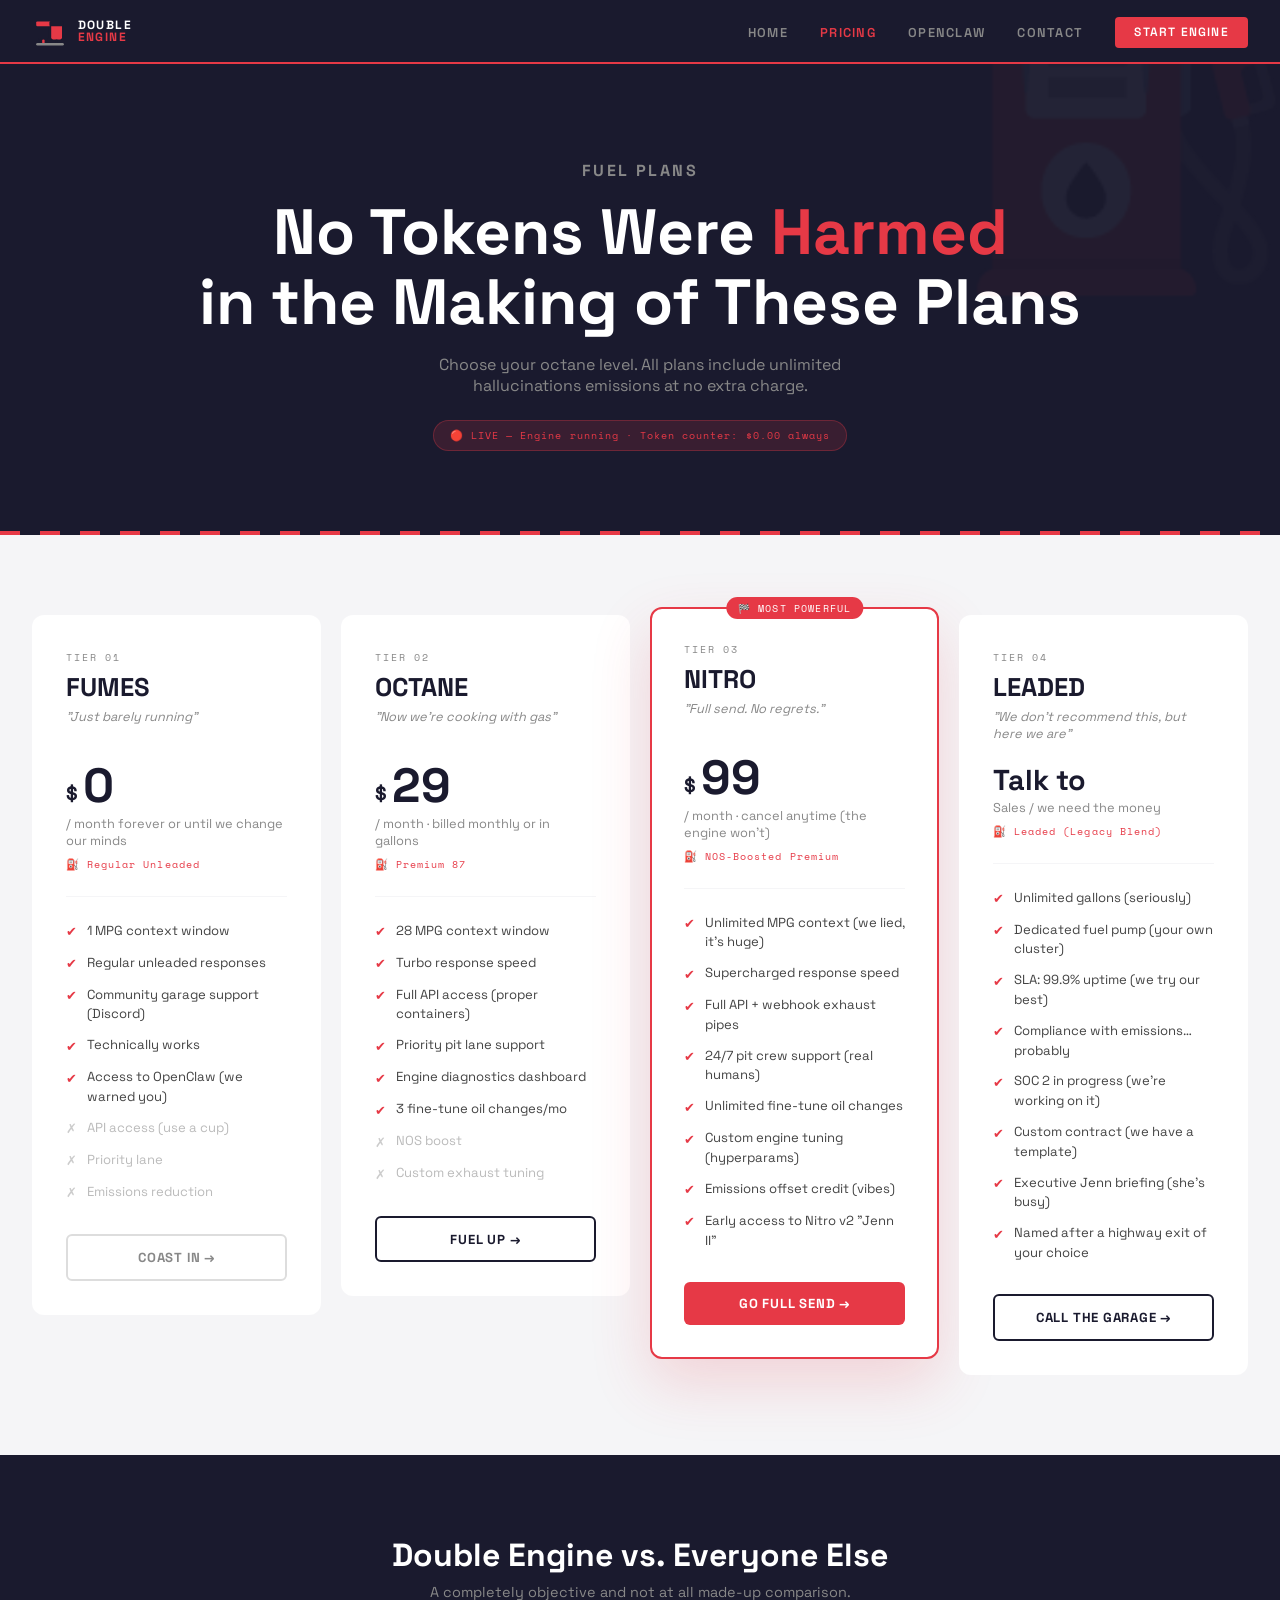
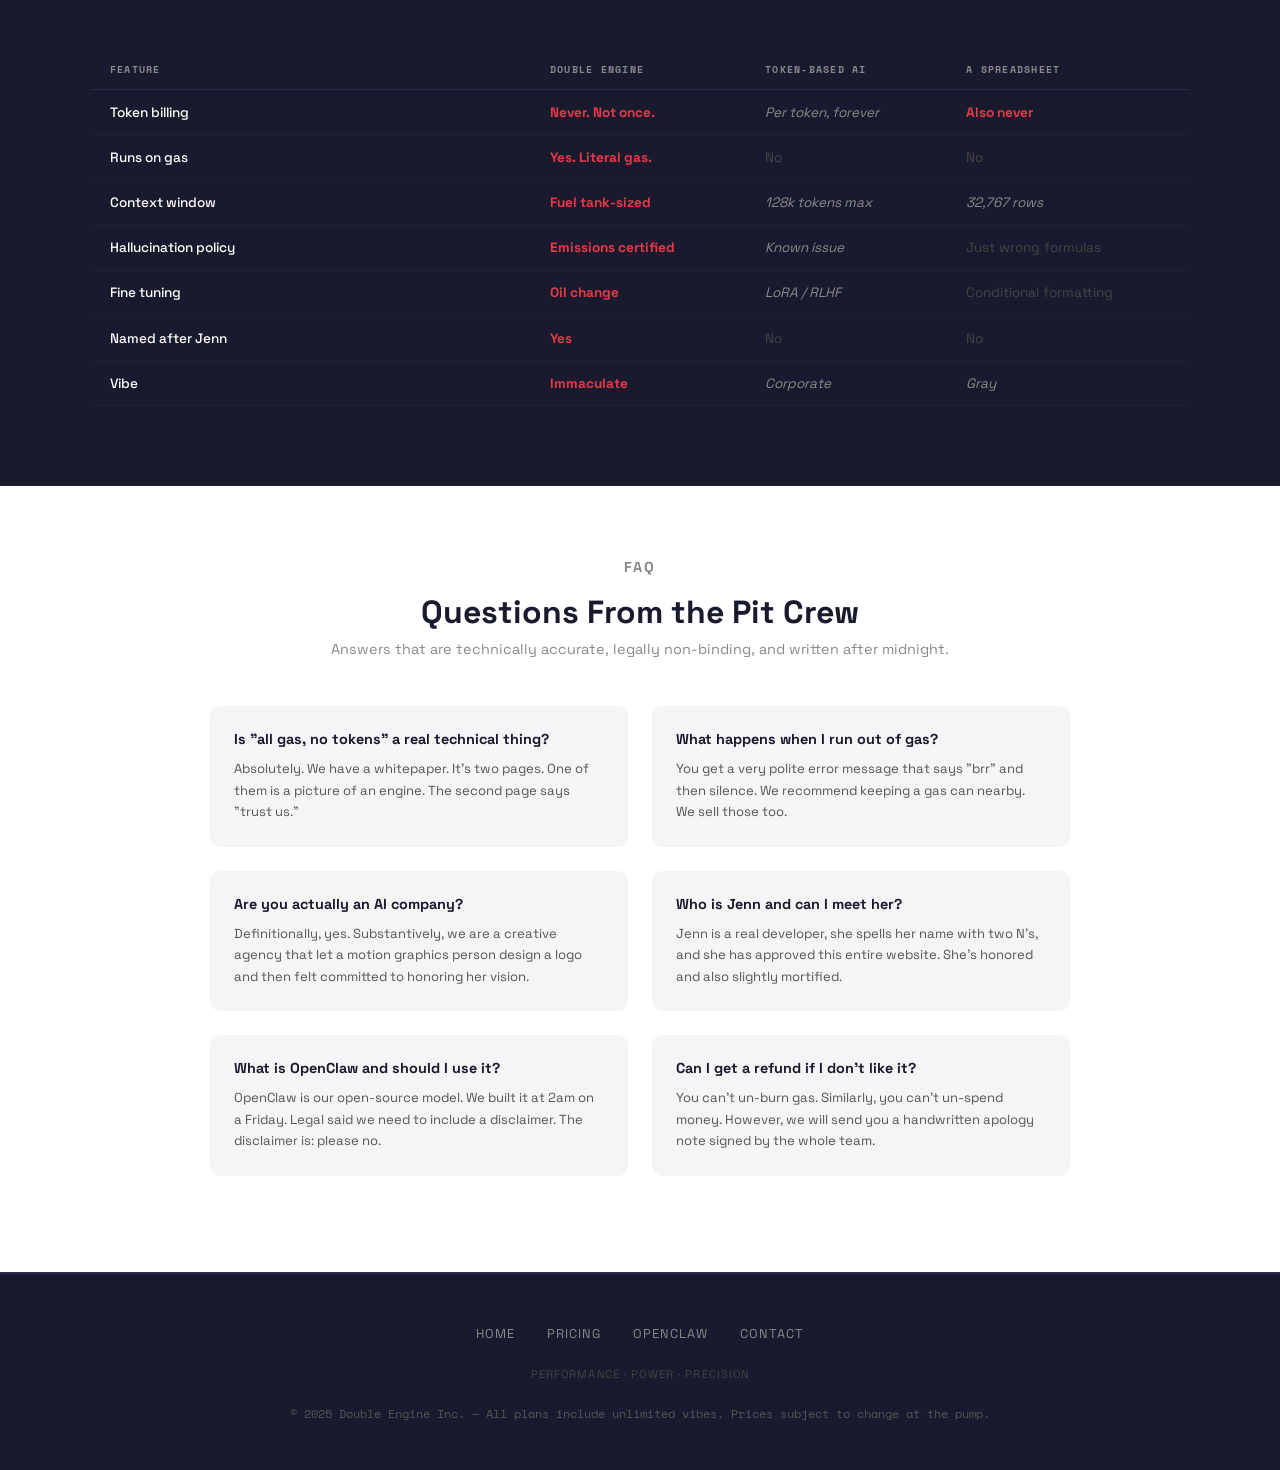
<file: pricing.html>
<!DOCTYPE html>
<html lang="en">
<head>
  <meta charset="UTF-8" />
  <meta name="viewport" content="width=device-width, initial-scale=1.0" />
  <title>Pricing — Double Engine</title>
  <link rel="icon" href="favicon.svg" type="image/svg+xml" />
  <link rel="stylesheet" href="styles.css" />
  <style>
    body { background: var(--light); }

    /* ── HERO ── */
    .pricing-hero {
      padding: 9rem 2rem 5rem;
      background: var(--navy);
      text-align: center;
      position: relative;
      overflow: hidden;
    }

    .pricing-hero::after {
      content: '⛽';
      position: absolute;
      font-size: 18rem;
      opacity: 0.04;
      top: -3rem;
      right: -2rem;
      pointer-events: none;
    }

    .pricing-hero h1 {
      font-size: clamp(2.5rem, 6vw, 4rem);
      font-weight: 700;
      color: var(--white);
      line-height: 1.1;
    }

    .pricing-hero h1 span { color: var(--red); }

    .pricing-hero p {
      color: var(--gray);
      font-size: 1rem;
      margin-top: 1rem;
      max-width: 500px;
      margin-left: auto;
      margin-right: auto;
    }

    .pricing-hero-note {
      margin-top: 1.5rem;
      display: inline-flex;
      align-items: center;
      gap: 0.5rem;
      background: rgba(230,57,70,0.15);
      border: 1px solid rgba(230,57,70,0.3);
      border-radius: 20px;
      padding: 0.4rem 1rem;
      font-family: 'Space Mono', monospace;
      font-size: 0.65rem;
      letter-spacing: 0.1em;
      color: var(--red);
    }

    /* ── PRICING GRID ── */
    .pricing-section {
      padding: 5rem 2rem;
    }

    .pricing-grid {
      display: grid;
      grid-template-columns: repeat(4, 1fr);
      gap: 1.25rem;
      align-items: start;
    }

    .plan {
      background: var(--white);
      border-radius: 12px;
      padding: 2rem;
      border: 2px solid transparent;
      transition: border-color 0.2s, transform 0.2s, box-shadow 0.2s;
      position: relative;
    }

    .plan:hover {
      transform: translateY(-6px);
      box-shadow: 0 20px 50px rgba(0,0,0,0.12);
    }

    .plan.featured {
      border-color: var(--red);
      transform: translateY(-8px);
      box-shadow: 0 24px 60px rgba(230,57,70,0.18);
    }

    .plan.featured:hover {
      transform: translateY(-12px);
    }

    .plan-badge {
      position: absolute;
      top: -12px;
      left: 50%;
      transform: translateX(-50%);
      background: var(--red);
      color: var(--white);
      font-family: 'Space Mono', monospace;
      font-size: 0.6rem;
      letter-spacing: 0.12em;
      text-transform: uppercase;
      padding: 0.25rem 0.75rem;
      border-radius: 20px;
      white-space: nowrap;
    }

    .plan-tier {
      font-family: 'Space Mono', monospace;
      font-size: 0.65rem;
      letter-spacing: 0.18em;
      text-transform: uppercase;
      color: var(--gray);
      margin-bottom: 0.4rem;
    }

    .plan-name {
      font-size: 1.6rem;
      font-weight: 700;
      color: var(--navy);
      margin-bottom: 0.3rem;
    }

    .plan-tagline {
      font-size: 0.8rem;
      color: var(--gray);
      font-style: italic;
      margin-bottom: 1.5rem;
      min-height: 2.4em;
    }

    .plan-price {
      display: flex;
      align-items: flex-end;
      gap: 0.3rem;
      margin-bottom: 0.3rem;
    }

    .price-currency {
      font-size: 1.2rem;
      font-weight: 700;
      color: var(--navy);
      margin-bottom: 0.3rem;
    }

    .price-amount {
      font-size: 3rem;
      font-weight: 700;
      line-height: 1;
      color: var(--navy);
    }

    .price-period {
      font-size: 0.8rem;
      color: var(--gray);
      margin-bottom: 0.4rem;
    }

    .plan-unit {
      font-family: 'Space Mono', monospace;
      font-size: 0.65rem;
      color: var(--red);
      letter-spacing: 0.1em;
      margin-bottom: 1.5rem;
    }

    .plan-divider {
      border: none;
      border-top: 1px solid var(--light);
      margin-bottom: 1.5rem;
    }

    .plan-features {
      list-style: none;
      margin-bottom: 2rem;
    }

    .plan-features li {
      display: flex;
      align-items: flex-start;
      gap: 0.6rem;
      font-size: 0.82rem;
      color: #444;
      line-height: 1.5;
      margin-bottom: 0.7rem;
    }

    .plan-features li .check {
      color: var(--red);
      font-size: 0.8rem;
      margin-top: 0.1rem;
      flex-shrink: 0;
    }

    .plan-features li .nope {
      color: #ccc;
      font-size: 0.8rem;
      margin-top: 0.1rem;
      flex-shrink: 0;
    }

    .plan-features li.dim { color: #bbb; }

    .plan-cta {
      display: block;
      text-align: center;
      padding: 0.8rem;
      border-radius: 6px;
      font-weight: 700;
      font-size: 0.82rem;
      letter-spacing: 0.06em;
      text-decoration: none;
      text-transform: uppercase;
      transition: all 0.2s;
      font-family: 'Space Grotesk', sans-serif;
    }

    .plan-cta-primary {
      background: var(--red);
      color: var(--white);
    }

    .plan-cta-primary:hover {
      background: var(--dark-red);
    }

    .plan-cta-outline {
      border: 2px solid var(--navy);
      color: var(--navy);
    }

    .plan-cta-outline:hover {
      background: var(--navy);
      color: var(--white);
    }

    .plan-cta-ghost {
      border: 2px solid #ddd;
      color: var(--gray);
    }

    .plan-cta-ghost:hover {
      border-color: var(--navy);
      color: var(--navy);
    }

    /* ── FAQ ── */
    .faq-section {
      padding: 4rem 2rem 6rem;
      background: var(--white);
    }

    .faq-header {
      text-align: center;
      margin-bottom: 3rem;
    }

    .faq-header h2 {
      font-size: 2rem;
      font-weight: 700;
    }

    .faq-header p { color: var(--gray); margin-top: 0.5rem; font-size: 0.9rem; }

    .faq-grid {
      display: grid;
      grid-template-columns: 1fr 1fr;
      gap: 1.5rem;
      max-width: 860px;
      margin: 0 auto;
    }

    .faq-item {
      background: var(--light);
      border-radius: 10px;
      padding: 1.5rem;
    }

    .faq-q {
      font-weight: 700;
      font-size: 0.9rem;
      margin-bottom: 0.6rem;
    }

    .faq-a {
      font-size: 0.82rem;
      color: #555;
      line-height: 1.65;
    }

    /* ── COMPARE TABLE ── */
    .compare-section {
      padding: 5rem 2rem;
      background: var(--navy);
    }

    .compare-section h2 {
      text-align: center;
      font-size: 2rem;
      font-weight: 700;
      color: var(--white);
      margin-bottom: 0.5rem;
    }

    .compare-sub {
      text-align: center;
      color: var(--gray);
      font-size: 0.9rem;
      margin-bottom: 3rem;
    }

    .compare-table {
      width: 100%;
      border-collapse: collapse;
      font-size: 0.85rem;
    }

    .compare-table th {
      padding: 0.75rem 1.25rem;
      text-align: left;
      font-family: 'Space Mono', monospace;
      font-size: 0.65rem;
      letter-spacing: 0.12em;
      text-transform: uppercase;
      color: var(--gray);
      border-bottom: 1px solid #2a2a4a;
    }

    .compare-table th:first-child { width: 40%; }

    .compare-table td {
      padding: 0.85rem 1.25rem;
      border-bottom: 1px solid #1f1f38;
      color: #ccc;
      vertical-align: middle;
    }

    .compare-table td:first-child {
      color: var(--white);
      font-weight: 500;
    }

    .compare-table tr:hover td { background: rgba(255,255,255,0.02); }

    .compare-table .yes { color: var(--red); font-weight: 700; }
    .compare-table .no { color: #444; }
    .compare-table .meh { color: var(--gray); font-style: italic; }

    @media (max-width: 900px) {
      .pricing-grid { grid-template-columns: 1fr 1fr; }
      .plan.featured { transform: none; }
    }

    @media (max-width: 600px) {
      .pricing-grid { grid-template-columns: 1fr; }
      .faq-grid { grid-template-columns: 1fr; }
    }
  </style>
</head>
<body>

<nav>
  <a href="index.html" class="nav-logo">
    <svg class="nav-logo-mark" viewBox="0 0 60 60" fill="none">
      <rect x="10" y="18" width="18" height="26" rx="3" fill="#1A1A2E"/>
      <rect x="7" y="14" width="24" height="8" rx="2" fill="#E63946"/>
      <rect x="17" y="44" width="4" height="8" rx="2" fill="#E63946"/>
      <rect x="32" y="18" width="18" height="26" rx="3" fill="#E63946"/>
      <rect x="29" y="14" width="24" height="8" rx="2" fill="#1A1A2E"/>
      <rect x="39" y="44" width="4" height="8" rx="2" fill="#1A1A2E"/>
      <rect x="7" y="50" width="46" height="4" rx="2" fill="#888"/>
    </svg>
    <div class="nav-logo-text"><span>DOUBLE</span><span>ENGINE</span></div>
  </a>
  <ul class="nav-links">
    <li><a href="index.html">Home</a></li>
    <li><a href="pricing.html" class="active">Pricing</a></li>
    <li><a href="openclaw.html">OpenClaw</a></li>
    <li><a href="contact.html">Contact</a></li>
    <li><a href="pricing.html" class="nav-cta">Start Engine</a></li>
  </ul>
</nav>

<!-- HERO -->
<div class="pricing-hero">
  <p class="label">Fuel Plans</p>
  <h1>No Tokens Were <span>Harmed</span><br>in the Making of These Plans</h1>
  <p>Choose your octane level. All plans include unlimited hallucinations emissions at no extra charge.</p>
  <div class="pricing-hero-note">🔴 LIVE — Engine running · Token counter: $0.00 always</div>
</div>

<div class="stripe-bar"></div>

<!-- PRICING GRID -->
<section class="pricing-section">
  <div class="container-wide">
    <div class="pricing-grid">

      <!-- FUMES -->
      <div class="plan">
        <p class="plan-tier">Tier 01</p>
        <h2 class="plan-name">FUMES</h2>
        <p class="plan-tagline">"Just barely running"</p>
        <div class="plan-price">
          <span class="price-currency">$</span>
          <span class="price-amount">0</span>
        </div>
        <p class="price-period">/ month forever or until we change our minds</p>
        <p class="plan-unit">⛽ Regular Unleaded</p>
        <hr class="plan-divider"/>
        <ul class="plan-features">
          <li><span class="check">✔</span> 1 MPG context window</li>
          <li><span class="check">✔</span> Regular unleaded responses</li>
          <li><span class="check">✔</span> Community garage support (Discord)</li>
          <li><span class="check">✔</span> Technically works</li>
          <li><span class="check">✔</span> Access to OpenClaw (we warned you)</li>
          <li class="dim"><span class="nope">✗</span> <span>API access (use a cup)</span></li>
          <li class="dim"><span class="nope">✗</span> <span>Priority lane</span></li>
          <li class="dim"><span class="nope">✗</span> <span>Emissions reduction</span></li>
        </ul>
        <a href="contact.html" class="plan-cta plan-cta-ghost">Coast In →</a>
      </div>

      <!-- OCTANE -->
      <div class="plan">
        <p class="plan-tier">Tier 02</p>
        <h2 class="plan-name">OCTANE</h2>
        <p class="plan-tagline">"Now we're cooking with gas"</p>
        <div class="plan-price">
          <span class="price-currency">$</span>
          <span class="price-amount">29</span>
        </div>
        <p class="price-period">/ month · billed monthly or in gallons</p>
        <p class="plan-unit">⛽ Premium 87</p>
        <hr class="plan-divider"/>
        <ul class="plan-features">
          <li><span class="check">✔</span> 28 MPG context window</li>
          <li><span class="check">✔</span> Turbo response speed</li>
          <li><span class="check">✔</span> Full API access (proper containers)</li>
          <li><span class="check">✔</span> Priority pit lane support</li>
          <li><span class="check">✔</span> Engine diagnostics dashboard</li>
          <li><span class="check">✔</span> 3 fine-tune oil changes/mo</li>
          <li class="dim"><span class="nope">✗</span> <span>NOS boost</span></li>
          <li class="dim"><span class="nope">✗</span> <span>Custom exhaust tuning</span></li>
        </ul>
        <a href="contact.html" class="plan-cta plan-cta-outline">Fuel Up →</a>
      </div>

      <!-- NITRO — FEATURED -->
      <div class="plan featured">
        <div class="plan-badge">🏁 Most Powerful</div>
        <p class="plan-tier">Tier 03</p>
        <h2 class="plan-name">NITRO</h2>
        <p class="plan-tagline">"Full send. No regrets."</p>
        <div class="plan-price">
          <span class="price-currency">$</span>
          <span class="price-amount">99</span>
        </div>
        <p class="price-period">/ month · cancel anytime (the engine won't)</p>
        <p class="plan-unit">⛽ NOS-Boosted Premium</p>
        <hr class="plan-divider"/>
        <ul class="plan-features">
          <li><span class="check">✔</span> Unlimited MPG context (we lied, it's huge)</li>
          <li><span class="check">✔</span> Supercharged response speed</li>
          <li><span class="check">✔</span> Full API + webhook exhaust pipes</li>
          <li><span class="check">✔</span> 24/7 pit crew support (real humans)</li>
          <li><span class="check">✔</span> Unlimited fine-tune oil changes</li>
          <li><span class="check">✔</span> Custom engine tuning (hyperparams)</li>
          <li><span class="check">✔</span> Emissions offset credit (vibes)</li>
          <li><span class="check">✔</span> Early access to Nitro v2 "Jenn II"</li>
        </ul>
        <a href="contact.html" class="plan-cta plan-cta-primary">Go Full Send →</a>
      </div>

      <!-- LEADED -->
      <div class="plan">
        <p class="plan-tier">Tier 04</p>
        <h2 class="plan-name">LEADED</h2>
        <p class="plan-tagline">"We don't recommend this, but here we are"</p>
        <div class="plan-price">
          <span class="price-amount" style="font-size:1.8rem;margin-bottom:0.2rem">Talk to</span>
        </div>
        <p class="price-period" style="margin-top:-0.2rem">Sales / we need the money</p>
        <p class="plan-unit">⛽ Leaded (Legacy Blend)</p>
        <hr class="plan-divider"/>
        <ul class="plan-features">
          <li><span class="check">✔</span> Unlimited gallons (seriously)</li>
          <li><span class="check">✔</span> Dedicated fuel pump (your own cluster)</li>
          <li><span class="check">✔</span> SLA: 99.9% uptime (we try our best)</li>
          <li><span class="check">✔</span> Compliance with emissions… probably</li>
          <li><span class="check">✔</span> SOC 2 in progress (we're working on it)</li>
          <li><span class="check">✔</span> Custom contract (we have a template)</li>
          <li><span class="check">✔</span> Executive Jenn briefing (she's busy)</li>
          <li><span class="check">✔</span> Named after a highway exit of your choice</li>
        </ul>
        <a href="contact.html" class="plan-cta plan-cta-outline">Call the Garage →</a>
      </div>

    </div>
  </div>
</section>

<!-- COMPARE TABLE -->
<section class="compare-section">
  <div class="container">
    <h2>Double Engine vs. Everyone Else</h2>
    <p class="compare-sub">A completely objective and not at all made-up comparison.</p>
    <table class="compare-table">
      <thead>
        <tr>
          <th>Feature</th>
          <th>Double Engine</th>
          <th>Token-Based AI</th>
          <th>A Spreadsheet</th>
        </tr>
      </thead>
      <tbody>
        <tr><td>Token billing</td><td class="yes">Never. Not once.</td><td class="meh">Per token, forever</td><td class="yes">Also never</td></tr>
        <tr><td>Runs on gas</td><td class="yes">Yes. Literal gas.</td><td class="no">No</td><td class="no">No</td></tr>
        <tr><td>Context window</td><td class="yes">Fuel tank-sized</td><td class="meh">128k tokens max</td><td class="meh">32,767 rows</td></tr>
        <tr><td>Hallucination policy</td><td class="yes">Emissions certified</td><td class="meh">Known issue</td><td class="no">Just wrong formulas</td></tr>
        <tr><td>Fine tuning</td><td class="yes">Oil change</td><td class="meh">LoRA / RLHF</td><td class="no">Conditional formatting</td></tr>
        <tr><td>Named after Jenn</td><td class="yes">Yes</td><td class="no">No</td><td class="no">No</td></tr>
        <tr><td>Vibe</td><td class="yes">Immaculate</td><td class="meh">Corporate</td><td class="meh">Gray</td></tr>
      </tbody>
    </table>
  </div>
</section>

<!-- FAQ -->
<section class="faq-section">
  <div class="container">
    <div class="faq-header">
      <p class="label">FAQ</p>
      <h2>Questions From the Pit Crew</h2>
      <p>Answers that are technically accurate, legally non-binding, and written after midnight.</p>
    </div>

    <div class="faq-grid">
      <div class="faq-item">
        <p class="faq-q">Is "all gas, no tokens" a real technical thing?</p>
        <p class="faq-a">Absolutely. We have a whitepaper. It's two pages. One of them is a picture of an engine. The second page says "trust us."</p>
      </div>
      <div class="faq-item">
        <p class="faq-q">What happens when I run out of gas?</p>
        <p class="faq-a">You get a very polite error message that says "brr" and then silence. We recommend keeping a gas can nearby. We sell those too.</p>
      </div>
      <div class="faq-item">
        <p class="faq-q">Are you actually an AI company?</p>
        <p class="faq-a">Definitionally, yes. Substantively, we are a creative agency that let a motion graphics person design a logo and then felt committed to honoring her vision.</p>
      </div>
      <div class="faq-item">
        <p class="faq-q">Who is Jenn and can I meet her?</p>
        <p class="faq-a">Jenn is a real developer, she spells her name with two N's, and she has approved this entire website. She's honored and also slightly mortified.</p>
      </div>
      <div class="faq-item">
        <p class="faq-q">What is OpenClaw and should I use it?</p>
        <p class="faq-a">OpenClaw is our open-source model. We built it at 2am on a Friday. Legal said we need to include a disclaimer. The disclaimer is: please no.</p>
      </div>
      <div class="faq-item">
        <p class="faq-q">Can I get a refund if I don't like it?</p>
        <p class="faq-a">You can't un-burn gas. Similarly, you can't un-spend money. However, we will send you a handwritten apology note signed by the whole team.</p>
      </div>
    </div>
  </div>
</section>

<footer>
  <div class="footer-inner">
    <ul class="footer-links">
      <li><a href="index.html">Home</a></li>
      <li><a href="pricing.html">Pricing</a></li>
      <li><a href="openclaw.html">OpenClaw</a></li>
      <li><a href="contact.html">Contact</a></li>
    </ul>
    <p class="footer-tagline">Performance · Power · Precision</p>
    <p class="footer-copy">© 2025 Double Engine Inc. — All plans include unlimited vibes. Prices subject to change at the pump.</p>
  </div>
</footer>

</body>
</html>
</file>
<file: styles.css>
@import url('https://fonts.googleapis.com/css2?family=Space+Grotesk:wght@300;400;500;600;700&family=Space+Mono:wght@400;700&display=swap');

:root {
  --navy: #1A1A2E;
  --red: #E63946;
  --gray: #888;
  --white: #ffffff;
  --light: #f5f5f7;
  --dark-red: #c62833;
  --navy-mid: #2a2a4a;
}

*, *::before, *::after { box-sizing: border-box; margin: 0; padding: 0; }

html { scroll-behavior: smooth; }

body {
  font-family: 'Space Grotesk', -apple-system, sans-serif;
  background: var(--white);
  color: var(--navy);
  overflow-x: hidden;
}

/* ── NAV ── */
nav {
  position: fixed;
  top: 0; left: 0; right: 0;
  z-index: 100;
  background: var(--navy);
  display: flex;
  align-items: center;
  justify-content: space-between;
  padding: 0 2rem;
  height: 64px;
  border-bottom: 2px solid var(--red);
}

.nav-logo {
  display: flex;
  align-items: center;
  gap: 0.6rem;
  text-decoration: none;
}

.nav-logo-mark {
  width: 36px;
  height: 36px;
}

.nav-logo-text {
  display: flex;
  flex-direction: column;
  line-height: 1;
}

.nav-logo-text span:first-child {
  font-size: 0.75rem;
  font-weight: 700;
  letter-spacing: 0.12em;
  color: var(--white);
}

.nav-logo-text span:last-child {
  font-size: 0.75rem;
  font-weight: 700;
  letter-spacing: 0.12em;
  color: var(--red);
}

.nav-links {
  display: flex;
  gap: 2rem;
  list-style: none;
}

.nav-links a {
  color: var(--gray);
  text-decoration: none;
  font-size: 0.8rem;
  font-weight: 600;
  letter-spacing: 0.1em;
  text-transform: uppercase;
  transition: color 0.2s;
}

.nav-links a:hover, .nav-links a.active { color: var(--red); }

.nav-cta {
  background: var(--red);
  color: var(--white) !important;
  padding: 0.45rem 1.2rem;
  border-radius: 4px;
  font-size: 0.75rem !important;
  transition: background 0.2s !important;
}

.nav-cta:hover { background: var(--dark-red) !important; color: var(--white) !important; }

/* ── BUTTONS ── */
.btn {
  display: inline-flex;
  align-items: center;
  gap: 0.5rem;
  padding: 0.85rem 2rem;
  border-radius: 5px;
  font-family: 'Space Grotesk', sans-serif;
  font-weight: 700;
  font-size: 0.85rem;
  letter-spacing: 0.08em;
  text-transform: uppercase;
  text-decoration: none;
  cursor: pointer;
  border: none;
  transition: all 0.2s;
}

.btn-primary {
  background: var(--red);
  color: var(--white);
}

.btn-primary:hover {
  background: var(--dark-red);
  transform: translateY(-2px);
  box-shadow: 0 8px 24px rgba(230,57,70,0.35);
}

.btn-secondary {
  background: transparent;
  color: var(--white);
  border: 2px solid var(--white);
}

.btn-secondary:hover {
  background: var(--white);
  color: var(--navy);
}

.btn-outline {
  background: transparent;
  color: var(--navy);
  border: 2px solid var(--navy);
}

.btn-outline:hover {
  background: var(--navy);
  color: var(--white);
}

/* ── SECTION SPACING ── */
section { padding: 6rem 2rem; }

.container {
  max-width: 1100px;
  margin: 0 auto;
}

.container-wide {
  max-width: 1300px;
  margin: 0 auto;
}

/* ── LABELS ── */
.label {
  display: inline-block;
  font-size: 0.7rem;
  font-weight: 700;
  letter-spacing: 0.15em;
  text-transform: uppercase;
  color: var(--red);
  margin-bottom: 1rem;
}

/* ── FOOTER ── */
footer {
  background: var(--navy);
  color: var(--gray);
  padding: 3rem 2rem;
  border-top: 2px solid #2a2a4a;
}

.footer-inner {
  max-width: 1100px;
  margin: 0 auto;
  display: flex;
  flex-direction: column;
  align-items: center;
  gap: 1.5rem;
  text-align: center;
}

.footer-links {
  display: flex;
  gap: 2rem;
  list-style: none;
}

.footer-links a {
  color: var(--gray);
  text-decoration: none;
  font-size: 0.8rem;
  letter-spacing: 0.08em;
  text-transform: uppercase;
  transition: color 0.2s;
}

.footer-links a:hover { color: var(--red); }

.footer-copy {
  font-size: 0.75rem;
  color: #555;
  font-family: 'Space Mono', monospace;
}

.footer-tagline {
  font-size: 0.7rem;
  letter-spacing: 0.1em;
  color: #444;
  text-transform: uppercase;
}

/* ── PAGE HERO ── */
.page-hero {
  padding: 10rem 2rem 5rem;
  background: var(--navy);
  text-align: center;
  position: relative;
  overflow: hidden;
}

.page-hero h1 {
  font-size: clamp(2.5rem, 6vw, 4.5rem);
  font-weight: 700;
  color: var(--white);
  line-height: 1.1;
}

.page-hero h1 span { color: var(--red); }

.page-hero p {
  margin-top: 1.25rem;
  color: var(--gray);
  font-size: 1.1rem;
  max-width: 600px;
  margin-left: auto;
  margin-right: auto;
}

/* ── INLINE SVG LOGO ── */
.inline-logo {
  display: inline-block;
}

/* ── UTILITY ── */
.text-red { color: var(--red); }
.text-gray { color: var(--gray); }
.mono { font-family: 'Space Mono', monospace; }

/* Stripe decoration */
.stripe-bar {
  height: 4px;
  background: repeating-linear-gradient(
    90deg,
    var(--red) 0, var(--red) 20px,
    var(--navy) 20px, var(--navy) 40px
  );
}
</file>
